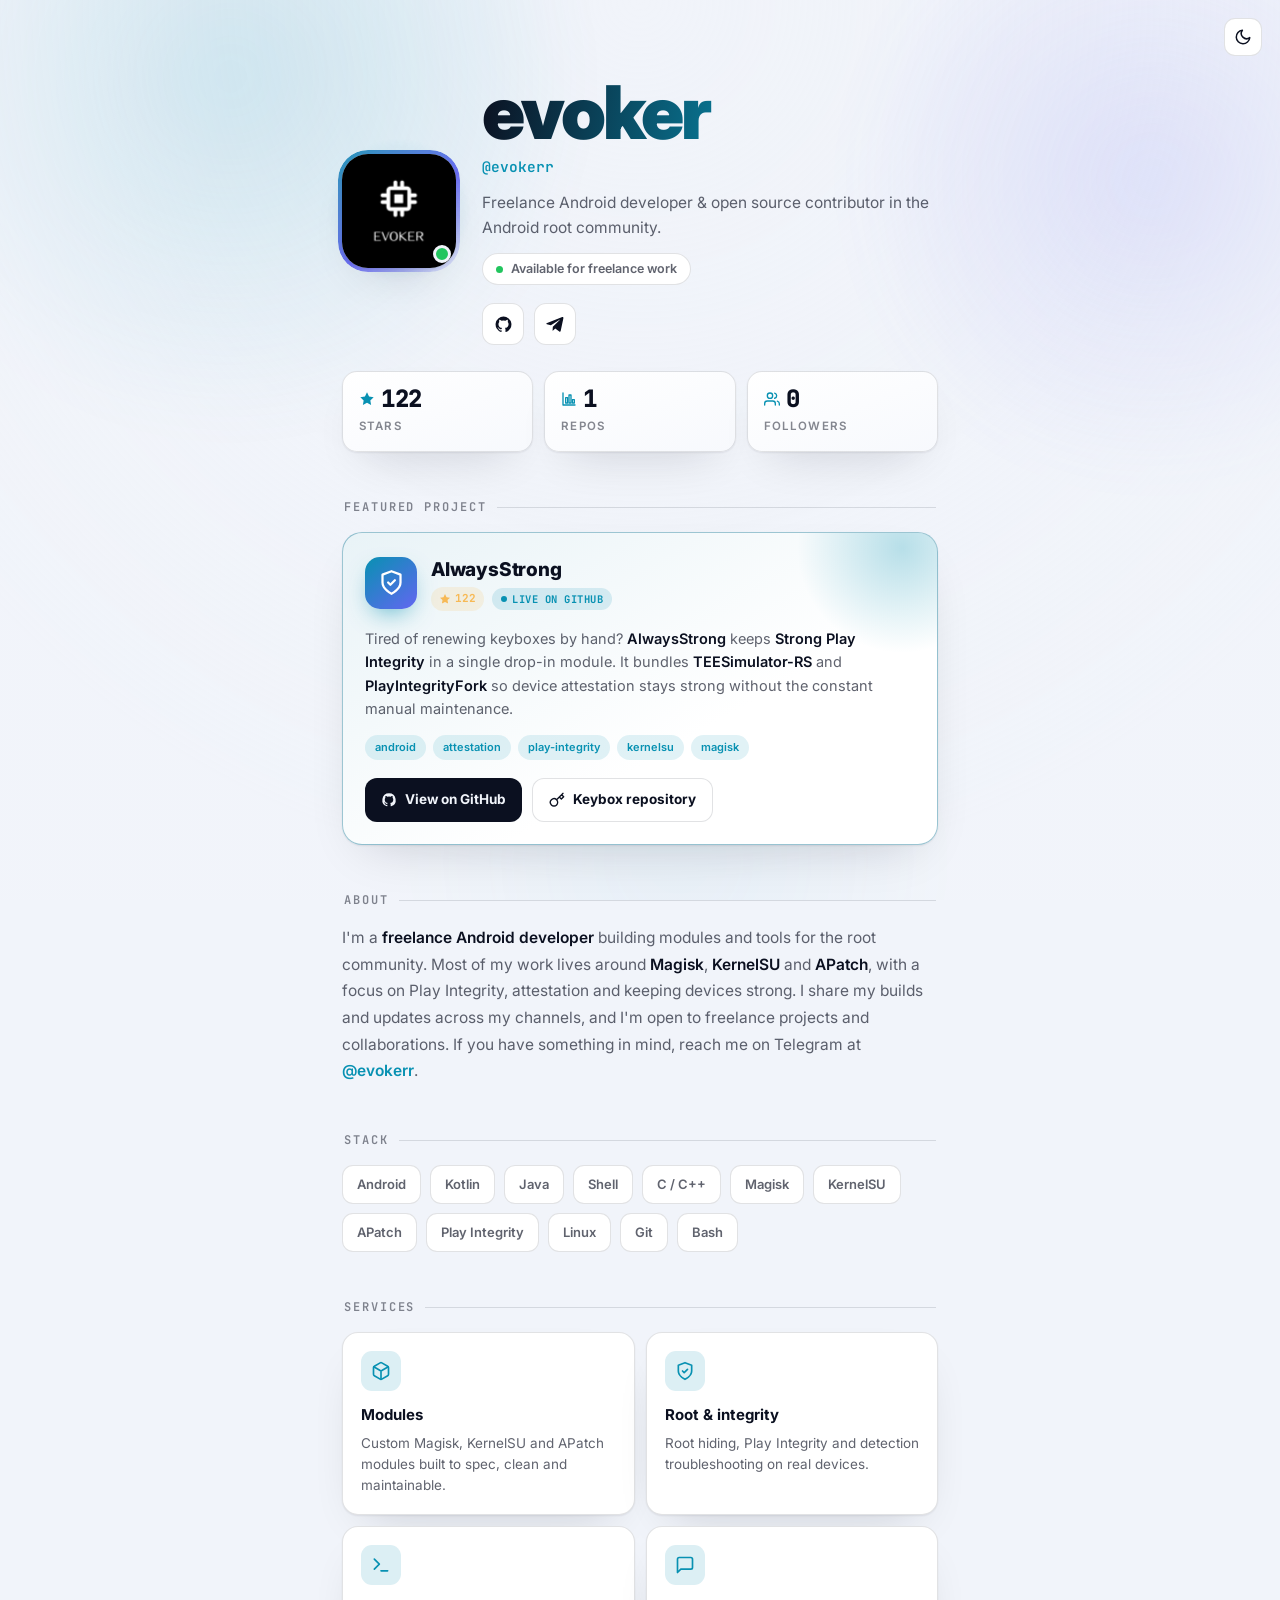
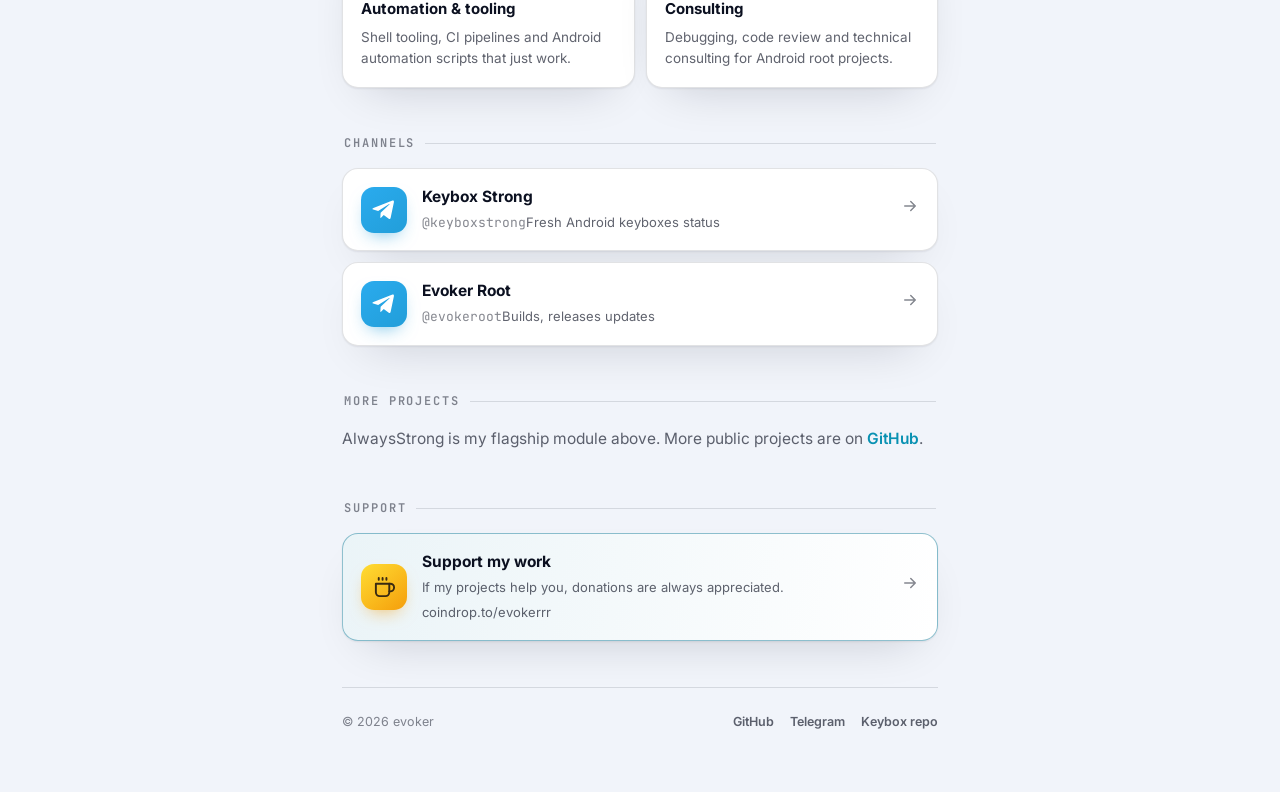
<file: index.html>
<!doctype html>
<html lang="en">
<head>
<meta charset="UTF-8" />
<meta name="viewport" content="width=device-width, initial-scale=1.0" />
<meta name="description" content="evoker · freelance Android developer & open source contributor in the Android root community. Modules, root & Play Integrity work, and my channels." />
<title>evoker</title>
<link rel="icon" type="image/jpeg" href="/assets/avatar.jpg" />
<link rel="apple-touch-icon" href="/assets/avatar.jpg" />
<meta property="og:title" content="evoker" />
<meta property="og:description" content="Freelance Android developer & open source contributor in the Android root community." />
<meta property="og:image" content="/assets/avatar.jpg" />
<meta name="theme-color" content="#f1f4fa" media="(prefers-color-scheme: light)" />
<meta name="theme-color" content="#02030a" media="(prefers-color-scheme: dark)" />
<link rel="preconnect" href="https://fonts.googleapis.com">
<link rel="preconnect" href="https://fonts.gstatic.com" crossorigin>
<link href="https://fonts.googleapis.com/css2?family=Inter:wght@400;500;600;700;800;900&family=JetBrains+Mono:wght@500;600&display=swap" rel="stylesheet">
<script>
  (function () {
    var t = localStorage.getItem('theme');
    if (t === 'dark' || (t !== 'light' && matchMedia('(prefers-color-scheme: dark)').matches))
      document.documentElement.classList.add('dark');
  })();
</script>
<style>
  :root{
    --bg:#f1f4fa; --fg:#0b1020; --fg-muted:#0b1020a6; --fg-subtle:#0b102080;
    --panel:#ffffff; --panel-2:#f7f9fd; --border:#0b10201f; --border-strong:#0b10202e;
    --accent:#0891b2; --accent2:#6366f1; --on-accent:#fff;
    --sans:'Inter',ui-sans-serif,system-ui,-apple-system,"Segoe UI",Roboto,sans-serif;
    --mono:'JetBrains Mono',ui-monospace,SFMono-Regular,Menlo,Consolas,monospace;
    --shadow:0 1px 2px #0b102014,0 20px 50px -24px #0b102033;
    --ease:cubic-bezier(.16,1,.3,1);
  }
  html.dark{
    --bg:#02030a; --fg:#f8fbff; --fg-muted:#f8fbffa6; --fg-subtle:#f8fbff73;
    --panel:#0e1119; --panel-2:#12151f; --border:#ffffff1a; --border-strong:#ffffff2e;
    --accent:#67e8f9; --accent2:#818cf8; --on-accent:#02030a;
    --shadow:0 1px 2px #0000006e,0 30px 70px -30px #000000e6;
  }
  *{box-sizing:border-box}
  html{scroll-behavior:smooth}
  body{margin:0;min-height:100dvh;background:var(--bg);color:var(--fg);font-family:var(--sans);
    font-size:15.5px;line-height:1.6;-webkit-font-smoothing:antialiased;overflow-x:hidden;position:relative}
  a{color:inherit;text-decoration:none}
  .tnum{font-family:var(--mono);font-feature-settings:"tnum" 1;font-variant-numeric:tabular-nums}

  /* ---- ambient aurora background (static, cheap) ---- */
  .aurora{position:fixed;inset:0;z-index:-2;overflow:hidden;pointer-events:none}
  .aurora i{position:absolute;border-radius:50%;filter:blur(28px);opacity:.4;transform:translateZ(0)}
  .aurora .a1{width:56vw;height:56vw;top:-22vw;left:-10vw;background:radial-gradient(closest-side,color-mix(in oklab,var(--accent) 50%,transparent),transparent)}
  .aurora .a2{width:48vw;height:48vw;top:-10vw;right:-14vw;background:radial-gradient(closest-side,color-mix(in oklab,var(--accent2) 50%,transparent),transparent)}
  .aurora .a3{width:42vw;height:42vw;bottom:-18vw;left:32vw;background:radial-gradient(closest-side,color-mix(in oklab,var(--accent) 36%,transparent),transparent);opacity:.26}
  html.dark .aurora i{opacity:.24}
  .grain{position:fixed;inset:0;z-index:-1;pointer-events:none;opacity:.55;
    background:radial-gradient(circle at 50% 0,transparent,var(--bg) 80%)}

  /* premium glass polish */
  html.dark .ch,html.dark .proj,html.dark .donate,html.dark .soc,html.dark .theme,
  html.dark .stat,html.dark .feat,html.dark .svc{box-shadow:var(--shadow),inset 0 1px 0 #ffffff12}
  .ch:hover,.proj:hover,.donate:hover{box-shadow:var(--shadow),0 16px 36px -18px color-mix(in oklab,var(--accent) 50%,transparent)}
  html.dark h1{filter:drop-shadow(0 3px 22px color-mix(in oklab,var(--accent) 26%,transparent))}

  /* micro-interactions */
  .ch,.proj,.donate,.soc,.theme,.stat,.feat-cta{transition:transform .24s var(--ease),box-shadow .2s,border-color .2s,background .2s}
  .ch:active,.proj:active,.donate:active,.soc:active,.theme:active,.feat-cta:active{transform:scale(.985)}
  .av-wrap{transition:transform .2s var(--ease)}

  /* available-for-work pill */
  .statuspill{display:inline-flex;align-items:center;gap:8px;margin-top:13px;font-size:12.5px;font-weight:600;
    color:var(--fg-muted);border:1px solid var(--border);background:var(--panel);padding:5px 13px;border-radius:999px}
  .statuspill .d{width:7px;height:7px;border-radius:50%;background:#22c55e;animation:pulse 2.2s infinite}
  @keyframes pulse{0%{box-shadow:0 0 0 0 #22c55e80}70%{box-shadow:0 0 0 7px transparent}100%{box-shadow:0 0 0 0 transparent}}

  /* ---- theme toggle ---- */
  .theme{position:fixed;top:18px;right:18px;z-index:10;width:38px;height:38px;border-radius:11px;
    border:1px solid var(--border);background:var(--panel);color:var(--fg);cursor:pointer;
    display:grid;place-items:center;transition:.15s}
  .theme:hover{border-color:var(--accent)} .theme svg{width:18px;height:18px}

  main{max-width:640px;margin:0 auto;padding:76px 22px 60px;position:relative;z-index:1}

  /* ---- hero ---- */
  .hero{display:flex;align-items:center;gap:26px}
  .av-wrap{position:relative;width:114px;height:114px;flex:none}
  /* elegant static gradient ring + soft glow (no continuous animation) */
  .av-ring{position:absolute;inset:-4px;border-radius:30px;padding:4px;opacity:.95;
    background:linear-gradient(140deg,var(--accent),var(--accent2) 55%,color-mix(in oklab,var(--accent2) 20%,transparent) 92%);
    -webkit-mask:linear-gradient(#000 0 0) content-box,linear-gradient(#000 0 0);-webkit-mask-composite:xor;mask-composite:exclude}
  .av-wrap::after{content:"";position:absolute;inset:-16px;border-radius:36px;z-index:-1;pointer-events:none;
    background:radial-gradient(closest-side,color-mix(in oklab,var(--accent) 42%,transparent),transparent);opacity:.55}
  .av{position:absolute;inset:0;border-radius:26px;overflow:hidden;box-shadow:var(--shadow)}
  .av img{width:100%;height:100%;object-fit:cover;display:block}
  .av-dot{position:absolute;right:5px;bottom:5px;width:18px;height:18px;border-radius:50%;
    background:#22c55e;border:3px solid var(--bg);z-index:2}
  .hero-text{flex:1;min-width:0}
  h1{margin:0;font-size:clamp(42px,12vw,74px);font-weight:900;letter-spacing:-.04em;line-height:.98;
    transform-origin:left center;
    background:linear-gradient(100deg,var(--fg),var(--accent) 68%,var(--accent2));
    -webkit-background-clip:text;background-clip:text;color:transparent}
  /* big on open, scales down smoothly as you scroll; runs on the compositor
     via the native scroll timeline, so there is no scroll listener and no jank */
  @supports (animation-timeline: scroll()){
    @media (prefers-reduced-motion:no-preference){
      h1{will-change:transform;animation:heroShrink linear both;
        animation-timeline:scroll(root);animation-range:0 44vh}
      @keyframes heroShrink{from{transform:none}to{transform:scale(.66)}}
    }
  }
  .handle{margin-top:6px;color:var(--accent);font-weight:600;font-size:14.5px;font-family:var(--mono)}
  .tag{margin:13px 0 0;color:var(--fg-muted);font-size:15.5px}
  .socials{display:flex;gap:10px;margin-top:18px}
  .soc{width:42px;height:42px;border-radius:12px;border:1px solid var(--border);background:var(--panel);
    display:grid;place-items:center;transition:.16s}
  .soc:hover{transform:translateY(-3px);border-color:var(--accent);color:var(--accent)}
  .soc svg{width:19px;height:19px}
  @media (max-width:520px){.hero{flex-direction:column;align-items:flex-start;gap:18px}.av-wrap{width:92px;height:92px}}

  /* ---- live stat row ---- */
  .stats{display:grid;grid-template-columns:repeat(3,1fr);gap:11px;margin-top:26px}
  .stat{padding:15px 16px;border-radius:15px;border:1px solid var(--border);
    background:linear-gradient(160deg,var(--panel),var(--panel-2));box-shadow:var(--shadow)}
  .stat-n{font-size:24px;font-weight:800;letter-spacing:-.02em;line-height:1;display:flex;align-items:center;gap:6px}
  .stat-n svg{width:16px;height:16px;color:var(--accent);flex:none}
  .stat-l{margin-top:6px;color:var(--fg-subtle);font-size:11.5px;font-weight:600;letter-spacing:.1em;text-transform:uppercase}

  /* ---- section label ---- */
  .label{margin:46px 2px 15px;font-family:var(--mono);font-size:12px;font-weight:600;letter-spacing:.16em;
    text-transform:uppercase;color:var(--fg-subtle);display:flex;align-items:center;gap:10px}
  .label::after{content:"";flex:1;height:1px;background:var(--border)}

  /* ---- featured spotlight (AlwaysStrong) ---- */
  .feat{position:relative;border-radius:20px;padding:22px;overflow:hidden;
    border:1px solid color-mix(in oklab,var(--accent) 34%,var(--border));
    background:linear-gradient(150deg,color-mix(in oklab,var(--accent) 11%,var(--panel)),var(--panel) 62%);
    box-shadow:var(--shadow)}
  .feat::before{content:"";position:absolute;width:210px;height:210px;top:-90px;right:-70px;border-radius:50%;
    background:radial-gradient(closest-side,color-mix(in oklab,var(--accent) 40%,transparent),transparent);opacity:.7;pointer-events:none}
  .feat-head{display:flex;align-items:center;gap:14px;position:relative}
  .feat-ic{width:52px;height:52px;border-radius:15px;flex:none;display:grid;place-items:center;
    background:linear-gradient(140deg,var(--accent),var(--accent2));color:var(--on-accent);
    box-shadow:0 10px 26px -10px color-mix(in oklab,var(--accent) 80%,transparent)}
  .feat-ic svg{width:27px;height:27px}
  .feat-title{font-size:19px;font-weight:800;letter-spacing:-.01em}
  .feat-sub{margin-top:2px;color:var(--fg-subtle);font-size:12.5px;font-family:var(--mono);display:flex;align-items:center;gap:8px;flex-wrap:wrap}
  .badge{display:inline-flex;align-items:center;gap:4px;font-size:11px;font-weight:700;color:#f7b955;
    background:color-mix(in oklab,#f7b955 15%,transparent);padding:3px 8px;border-radius:999px}
  .badge svg{width:12px;height:12px}
  .pill-live{display:inline-flex;align-items:center;gap:5px;font-size:10.5px;font-weight:700;letter-spacing:.05em;
    color:var(--accent);background:color-mix(in oklab,var(--accent) 14%,transparent);padding:3px 9px;border-radius:999px}
  .pill-live .d{width:6px;height:6px;border-radius:50%;background:var(--accent);animation:pulse 2.2s infinite}
  .feat-desc{margin:16px 0 0;color:var(--fg-muted);font-size:14.5px;line-height:1.62;position:relative}
  .feat-desc b{color:var(--fg);font-weight:600}
  .feat-tags{display:flex;gap:7px;flex-wrap:wrap;margin-top:14px;position:relative}
  .feat-tag{font-size:11px;font-weight:600;color:var(--accent);background:color-mix(in oklab,var(--accent) 12%,transparent);padding:4px 10px;border-radius:999px}
  .feat-actions{display:flex;gap:10px;margin-top:18px;position:relative;flex-wrap:wrap}
  .feat-cta{display:inline-flex;align-items:center;gap:8px;font-size:13.5px;font-weight:700;padding:10px 16px;border-radius:12px}
  .feat-cta.primary{background:var(--fg);color:var(--bg)}
  .feat-cta.primary:hover{transform:translateY(-2px);box-shadow:0 12px 26px -12px color-mix(in oklab,var(--accent) 70%,transparent)}
  .feat-cta.ghost{background:var(--panel);border:1px solid var(--border);color:var(--fg)}
  .feat-cta.ghost:hover{transform:translateY(-2px);border-color:var(--accent);color:var(--accent)}
  .feat-cta svg{width:16px;height:16px}

  /* ---- channels ---- */
  .ch{display:flex;align-items:center;gap:15px;padding:16px 18px;margin-bottom:11px;border-radius:16px;
    border:1px solid var(--border);background:var(--panel);box-shadow:var(--shadow);position:relative;overflow:hidden}
  .ch::before{content:"";position:absolute;inset:0;background:linear-gradient(100deg,transparent,color-mix(in oklab,var(--accent) 12%,transparent));opacity:0;transition:.18s}
  .ch:hover{transform:translateY(-2px);border-color:color-mix(in oklab,var(--accent) 55%,var(--border))}
  .ch:hover::before{opacity:1}
  .ch-ic{width:46px;height:46px;border-radius:13px;flex:none;display:grid;place-items:center;position:relative;
    background:linear-gradient(140deg,#2aabee,#229ED9);color:#fff;box-shadow:0 8px 18px -8px #229ed9aa}
  .ch-ic svg{width:24px;height:24px}
  .ch-main{flex:1;min-width:0;position:relative}
  .ch-name{font-weight:700;font-size:15.5px;display:block}
  .ch-user{color:var(--fg-subtle);font-size:13px;font-family:var(--mono)}
  .ch-desc{color:var(--fg-muted);font-size:13px;margin-top:2px}
  .ch-arrow{flex:none;color:var(--fg-subtle);transition:.18s;position:relative}
  .ch:hover .ch-arrow{color:var(--accent);transform:translateX(3px)}
  .ch-arrow svg{width:18px;height:18px}

  /* ---- about ---- */
  .about{margin:0;color:var(--fg-muted);font-size:15.5px;line-height:1.72}
  .about b{color:var(--fg);font-weight:600}
  .about a{color:var(--accent);font-weight:600}

  /* ---- projects ---- */
  .proj-grid{display:flex;flex-direction:column;gap:11px}
  .proj{display:block;padding:18px;border-radius:16px;border:1px solid var(--border);background:var(--panel);box-shadow:var(--shadow)}
  .proj:hover{transform:translateY(-2px);border-color:color-mix(in oklab,var(--accent) 55%,var(--border))}
  .proj-top{display:flex;align-items:center;gap:12px}
  .proj-ic{width:40px;height:40px;border-radius:11px;flex:none;display:grid;place-items:center;
    background:color-mix(in oklab,var(--accent) 14%,transparent);color:var(--accent)}
  .proj-ic svg{width:21px;height:21px}
  .proj-name{font-weight:700;font-size:15.5px}
  .proj-lang{color:var(--fg-subtle);font-size:12px;font-family:var(--mono);margin-top:1px;display:flex;align-items:center;gap:6px}
  .proj-lang .dot{width:8px;height:8px;border-radius:50%;background:var(--accent2)}
  .proj-star{margin-left:auto;flex:none;display:inline-flex;align-items:center;gap:5px;font-weight:700;color:#f7b955}
  .proj-star svg{width:15px;height:15px}
  .proj-desc{color:var(--fg-muted);font-size:14px;margin:12px 0 0}
  .proj-tags{display:flex;gap:7px;flex-wrap:wrap;margin-top:12px}
  .proj-tag{font-size:11px;font-weight:600;color:var(--accent);background:color-mix(in oklab,var(--accent) 12%,transparent);padding:3px 9px;border-radius:999px}

  /* ---- donate ---- */
  .donate{display:flex;align-items:center;gap:15px;padding:16px 18px;border-radius:16px;
    border:1px solid color-mix(in oklab,var(--accent) 40%,var(--border));
    background:linear-gradient(100deg,color-mix(in oklab,var(--accent) 10%,var(--panel)),var(--panel));box-shadow:var(--shadow)}
  .donate:hover{transform:translateY(-2px);border-color:var(--accent)}
  .donate-ic{width:46px;height:46px;border-radius:13px;flex:none;display:grid;place-items:center;
    background:linear-gradient(140deg,#ffdd33,#f59e0b);color:#3a2a12;box-shadow:0 8px 18px -8px #f59e0baa}
  .donate-ic svg{width:23px;height:23px}
  .donate-main{flex:1;min-width:0}
  .donate-title{font-weight:700;font-size:15.5px;display:block}
  .donate-sub{color:var(--fg-muted);font-size:13px}

  /* ---- stack chips ---- */
  .chips{display:flex;flex-wrap:wrap;gap:9px}
  .chip{font-size:13px;font-weight:600;color:var(--fg-muted);border:1px solid var(--border);
    background:var(--panel);padding:8px 14px;border-radius:11px;transition:transform .18s var(--ease),color .16s,border-color .16s}
  .chip:hover{color:var(--accent);border-color:color-mix(in oklab,var(--accent) 50%,var(--border));transform:translateY(-2px)}

  /* ---- services ---- */
  .svc-grid{display:grid;grid-template-columns:1fr 1fr;gap:11px}
  @media (max-width:520px){.svc-grid{grid-template-columns:1fr}}
  .svc{padding:18px;border-radius:16px;border:1px solid var(--border);background:var(--panel);box-shadow:var(--shadow);
    transition:transform .2s var(--ease),border-color .18s}
  .svc:hover{transform:translateY(-3px);border-color:color-mix(in oklab,var(--accent) 45%,var(--border))}
  .svc-ic{width:40px;height:40px;border-radius:11px;display:grid;place-items:center;margin-bottom:12px;
    background:color-mix(in oklab,var(--accent) 14%,transparent);color:var(--accent)}
  .svc-ic svg{width:20px;height:20px}
  .svc h3{margin:0;font-size:15px;font-weight:700}
  .svc p{margin:6px 0 0;color:var(--fg-muted);font-size:13.5px;line-height:1.55}

  /* ---- reveal on scroll ---- */
  .reveal{opacity:0;transform:translateY(22px)}
  .reveal.show{opacity:1;transform:none;transition:opacity .6s ease,transform .7s var(--ease)}

  footer{margin-top:46px;padding-top:24px;border-top:1px solid var(--border);
    display:flex;align-items:center;justify-content:space-between;gap:14px;flex-wrap:wrap;
    color:var(--fg-subtle);font-size:12.5px}
  footer a{color:var(--fg-muted);font-weight:600}
  footer a:hover{color:var(--accent)}
  .foot-links{display:flex;gap:16px;flex-wrap:wrap}

  /* ---- entrance ---- */
  .rise{opacity:0;animation:rise .8s var(--ease) forwards}
  @keyframes rise{from{opacity:0;transform:translateY(18px)}to{opacity:1;transform:none}}
  @media (prefers-reduced-motion:reduce){
    *{animation:none!important;transition:none!important;scroll-behavior:auto}
    .rise,.reveal{opacity:1;transform:none}
  }
  /* perf: no backdrop-filter anywhere (costly repaints on scroll); panels are solid */
  .ch,.proj,.donate,.soc,.theme,.statuspill,.stat,.feat,.svc,.chip{backdrop-filter:none!important;-webkit-backdrop-filter:none!important}
</style>
</head>
<body>
<div class="aurora"><i class="a1"></i><i class="a2"></i><i class="a3"></i></div>
<div class="grain"></div>

<button class="theme" id="theme" aria-label="Toggle theme"></button>

<main>
  <section class="hero rise" style="animation-delay:.05s">
    <div class="av-wrap">
      <div class="av-ring"></div>
      <div class="av"><img src="/assets/avatar.jpg" alt="evoker" width="114" height="114"></div>
      <span class="av-dot" title="online"></span>
    </div>
    <div class="hero-text">
      <h1>evoker</h1>
      <div class="handle">@evokerr</div>
      <p class="tag">Freelance Android developer &amp; open source contributor in the Android root community.</p>
      <div class="statuspill"><span class="d"></span> Available for freelance work</div>
      <div class="socials">
      <a class="soc" href="https://github.com/evoker0" target="_blank" rel="noopener" aria-label="GitHub" title="GitHub">
        <svg viewBox="0 0 24 24" fill="currentColor"><path d="M12 2a10 10 0 0 0-3.16 19.49c.5.09.68-.22.68-.48v-1.7c-2.78.6-3.37-1.34-3.37-1.34-.45-1.16-1.1-1.47-1.1-1.47-.9-.62.07-.6.07-.6 1 .07 1.53 1.03 1.53 1.03.89 1.52 2.34 1.08 2.91.83.09-.65.35-1.09.63-1.34-2.22-.25-4.55-1.11-4.55-4.94 0-1.09.39-1.98 1.03-2.68-.1-.25-.45-1.27.1-2.65 0 0 .84-.27 2.75 1.02a9.5 9.5 0 0 1 5 0c1.91-1.29 2.75-1.02 2.75-1.02.55 1.38.2 2.4.1 2.65.64.7 1.03 1.59 1.03 2.68 0 3.84-2.34 4.68-4.57 4.93.36.31.68.92.68 1.85v2.74c0 .27.18.58.69.48A10 10 0 0 0 12 2z"/></svg></a>
      <a class="soc" href="https://t.me/evokerr" target="_blank" rel="noopener" aria-label="Telegram" title="Telegram">
        <svg viewBox="0 0 24 24" fill="currentColor"><path d="M21.9 4.3l-3.3 15.6c-.25 1.1-.9 1.37-1.83.85l-5.05-3.72-2.44 2.35c-.27.27-.5.5-1 .5l.36-5.14L17.4 6.4c.4-.36-.09-.56-.62-.2L6.15 13.1 1.2 11.55c-1.08-.34-1.1-1.08.23-1.6L20.5 2.5c.9-.33 1.68.2 1.4 1.8z"/></svg></a>
      </div>
    </div>
  </section>

  <section class="stats rise" style="animation-delay:.18s" id="stats" aria-label="GitHub stats">
    <div class="stat">
      <div class="stat-n"><svg viewBox="0 0 24 24" fill="currentColor"><path d="M12 2l3.09 6.26L22 9.27l-5 4.87 1.18 6.88L12 17.77l-6.18 3.25L7 14.14 2 9.27l6.91-1.01L12 2z"/></svg><span class="tnum" id="s-stars">&middot;&middot;</span></div>
      <div class="stat-l">Stars</div>
    </div>
    <div class="stat">
      <div class="stat-n"><svg viewBox="0 0 24 24" fill="none" stroke="currentColor" stroke-width="2" stroke-linecap="round" stroke-linejoin="round"><path d="M3 3v18h18"/><rect x="7" y="10" width="3" height="8"/><rect x="12" y="6" width="3" height="12"/><rect x="17" y="13" width="3" height="5"/></svg><span class="tnum" id="s-repos">&middot;&middot;</span></div>
      <div class="stat-l">Repos</div>
    </div>
    <div class="stat">
      <div class="stat-n"><svg viewBox="0 0 24 24" fill="none" stroke="currentColor" stroke-width="2" stroke-linecap="round" stroke-linejoin="round"><path d="M17 21v-2a4 4 0 0 0-4-4H5a4 4 0 0 0-4 4v2"/><circle cx="9" cy="7" r="4"/><path d="M23 21v-2a4 4 0 0 0-3-3.87M16 3.13a4 4 0 0 1 0 7.75"/></svg><span class="tnum" id="s-followers">&middot;&middot;</span></div>
      <div class="stat-l">Followers</div>
    </div>
  </section>

  <div class="label rise" style="animation-delay:.3s">Featured project</div>
  <section class="feat rise" style="animation-delay:.36s" id="featured">
    <div class="feat-head">
      <span class="feat-ic"><svg viewBox="0 0 24 24" fill="none" stroke="currentColor" stroke-width="2" stroke-linecap="round" stroke-linejoin="round"><path d="M12 22s8-4 8-10V5l-8-3-8 3v7c0 6 8 10 8 10z"/><path d="m9 12 2 2 4-4"/></svg></span>
      <div style="min-width:0">
        <div class="feat-title">AlwaysStrong</div>
        <div class="feat-sub">
          <span class="badge"><svg viewBox="0 0 24 24" fill="currentColor"><path d="M12 2l3.09 6.26L22 9.27l-5 4.87 1.18 6.88L12 17.77l-6.18 3.25L7 14.14 2 9.27l6.91-1.01L12 2z"/></svg><span class="tnum" id="feat-stars">122</span></span>
          <span class="pill-live"><span class="d"></span> LIVE ON GITHUB</span>
        </div>
      </div>
    </div>
    <p class="feat-desc">Tired of renewing keyboxes by hand? <b>AlwaysStrong</b> keeps <b>Strong Play Integrity</b> in a single drop-in module. It bundles <b>TEESimulator-RS</b> and <b>PlayIntegrityFork</b> so device attestation stays strong without the constant manual maintenance.</p>
    <div class="feat-tags">
      <span class="feat-tag">android</span><span class="feat-tag">attestation</span>
      <span class="feat-tag">play-integrity</span><span class="feat-tag">kernelsu</span><span class="feat-tag">magisk</span>
    </div>
    <div class="feat-actions">
      <a class="feat-cta primary" href="https://github.com/evoker0/AlwaysStrong" target="_blank" rel="noopener">
        <svg viewBox="0 0 24 24" fill="currentColor"><path d="M12 2a10 10 0 0 0-3.16 19.49c.5.09.68-.22.68-.48v-1.7c-2.78.6-3.37-1.34-3.37-1.34-.45-1.16-1.1-1.47-1.1-1.47-.9-.62.07-.6.07-.6 1 .07 1.53 1.03 1.53 1.03.89 1.52 2.34 1.08 2.91.83.09-.65.35-1.09.63-1.34-2.22-.25-4.55-1.11-4.55-4.94 0-1.09.39-1.98 1.03-2.68-.1-.25-.45-1.27.1-2.65 0 0 .84-.27 2.75 1.02a9.5 9.5 0 0 1 5 0c1.91-1.29 2.75-1.02 2.75-1.02.55 1.38.2 2.4.1 2.65.64.7 1.03 1.59 1.03 2.68 0 3.84-2.34 4.68-4.57 4.93.36.31.68.92.68 1.85v2.74c0 .27.18.58.69.48A10 10 0 0 0 12 2z"/></svg>
        View on GitHub</a>
      <a class="feat-cta ghost" href="/keys" target="_blank" rel="noopener">
        <svg viewBox="0 0 24 24" fill="none" stroke="currentColor" stroke-width="2" stroke-linecap="round" stroke-linejoin="round"><path d="M21 2l-2 2m-7.61 7.61a5.5 5.5 0 1 1-7.778 7.778 5.5 5.5 0 0 1 7.777-7.777zm0 0L15.5 7.5m0 0l3 3L22 7l-3-3m-3.5 3.5L19 4"/></svg>
        Keybox repository</a>
    </div>
  </section>

  <div class="label reveal">About</div>
  <p class="about reveal">I'm a <b>freelance Android developer</b> building modules and tools for the root community. Most of my work lives around <b>Magisk</b>, <b>KernelSU</b> and <b>APatch</b>, with a focus on Play Integrity, attestation and keeping devices strong. I share my builds and updates across my channels, and I'm open to freelance projects and collaborations. If you have something in mind, reach me on Telegram at <a href="https://t.me/evokerr" target="_blank" rel="noopener">@evokerr</a>.</p>

  <div class="label reveal">Stack</div>
  <div class="chips reveal">
    <span class="chip">Android</span><span class="chip">Kotlin</span><span class="chip">Java</span>
    <span class="chip">Shell</span><span class="chip">C / C++</span><span class="chip">Magisk</span>
    <span class="chip">KernelSU</span><span class="chip">APatch</span><span class="chip">Play Integrity</span>
    <span class="chip">Linux</span><span class="chip">Git</span><span class="chip">Bash</span>
  </div>

  <div class="label reveal">Services</div>
  <div class="svc-grid reveal">
    <div class="svc">
      <div class="svc-ic"><svg viewBox="0 0 24 24" fill="none" stroke="currentColor" stroke-width="2" stroke-linecap="round" stroke-linejoin="round"><path d="M21 16V8a2 2 0 0 0-1-1.73l-7-4a2 2 0 0 0-2 0l-7 4A2 2 0 0 0 3 8v8a2 2 0 0 0 1 1.73l7 4a2 2 0 0 0 2 0l7-4A2 2 0 0 0 21 16z"/><path d="M3.3 7 12 12l8.7-5M12 22V12"/></svg></div>
      <h3>Modules</h3><p>Custom Magisk, KernelSU and APatch modules built to spec, clean and maintainable.</p>
    </div>
    <div class="svc">
      <div class="svc-ic"><svg viewBox="0 0 24 24" fill="none" stroke="currentColor" stroke-width="2" stroke-linecap="round" stroke-linejoin="round"><path d="M12 22s8-4 8-10V5l-8-3-8 3v7c0 6 8 10 8 10z"/><path d="m9 12 2 2 4-4"/></svg></div>
      <h3>Root &amp; integrity</h3><p>Root hiding, Play Integrity and detection troubleshooting on real devices.</p>
    </div>
    <div class="svc">
      <div class="svc-ic"><svg viewBox="0 0 24 24" fill="none" stroke="currentColor" stroke-width="2" stroke-linecap="round" stroke-linejoin="round"><path d="m4 17 6-6-6-6M12 19h8"/></svg></div>
      <h3>Automation &amp; tooling</h3><p>Shell tooling, CI pipelines and Android automation scripts that just work.</p>
    </div>
    <div class="svc">
      <div class="svc-ic"><svg viewBox="0 0 24 24" fill="none" stroke="currentColor" stroke-width="2" stroke-linecap="round" stroke-linejoin="round"><path d="M21 15a2 2 0 0 1-2 2H7l-4 4V5a2 2 0 0 1 2-2h14a2 2 0 0 1 2 2z"/></svg></div>
      <h3>Consulting</h3><p>Debugging, code review and technical consulting for Android root projects.</p>
    </div>
  </div>

  <div class="label reveal">Channels</div>
  <div id="channels" class="reveal"></div>

  <div class="label reveal">More projects</div>
  <div id="projects" class="proj-grid reveal"><p class="about">Loading…</p></div>

  <div class="label reveal">Support</div>
  <a class="donate reveal" href="https://coindrop.to/evokerrr" target="_blank" rel="noopener">
    <span class="donate-ic"><svg viewBox="0 0 24 24" fill="none" stroke="currentColor" stroke-width="2" stroke-linecap="round" stroke-linejoin="round"><path d="M17 8h1a4 4 0 0 1 0 8h-1"/><path d="M3 8h14v9a4 4 0 0 1-4 4H7a4 4 0 0 1-4-4V8z"/><path d="M6 2v2M10 2v2M14 2v2"/></svg></span>
    <span class="donate-main"><span class="donate-title">Support my work</span>
      <span class="donate-sub">If my projects help you, donations are always appreciated. coindrop.to/evokerrr</span></span>
    <span class="ch-arrow"><svg viewBox="0 0 24 24" fill="none" stroke="currentColor" stroke-width="2" stroke-linecap="round" stroke-linejoin="round"><path d="M5 12h14M13 6l6 6-6 6"/></svg></span>
  </a>

  <footer class="reveal">
    <span>© <span id="year">2026</span> evoker</span>
    <span class="foot-links">
      <a href="https://github.com/evoker0" target="_blank" rel="noopener">GitHub</a>
      <a href="https://t.me/evokerr" target="_blank" rel="noopener">Telegram</a>
      <a href="/keys" target="_blank" rel="noopener">Keybox repo</a>
    </span>
  </footer>
</main>

<script>
/* ============================================================
   EDIT YOUR CHANNELS HERE. Add or remove lines freely.
   { name: shown title, user: telegram @username (no @), desc: short line }
   ============================================================ */
const CHANNELS = [
  { name: "Keybox Strong", user: "keyboxstrong", desc: "Fresh Android keyboxes & status" },
  { name: "Evoker Root",   user: "evokeroot",    desc: "Builds, releases & updates" },
  // { name: "Your channel", user: "username", desc: "short description" },
];

const $=s=>document.querySelector(s);
$('#year').textContent=new Date().getFullYear();


/* subtle hero parallax on the avatar (desktop, motion-ok, cheap transform) */
(function(){
  const reduce=matchMedia('(prefers-reduced-motion:reduce)').matches;
  if(reduce || !matchMedia('(hover:hover)').matches) return;
  const av=document.querySelector('.av-wrap');
  if(!av) return;
  let mx=innerWidth/2,my=innerHeight*0.28,raf=0;
  addEventListener('pointermove',e=>{
    mx=e.clientX; my=e.clientY;
    if(!raf) raf=requestAnimationFrame(()=>{
      raf=0;
      const x=mx/innerWidth-0.5,y=my/innerHeight-0.5;
      av.style.transform=`translate(${x*9}px,${y*7}px)`;
    });
  },{passive:true});
})();

/* theme toggle */
const SUN='<svg viewBox="0 0 24 24" fill="none" stroke="currentColor" stroke-width="2" stroke-linecap="round"><circle cx="12" cy="12" r="4"/><path d="M12 2v2M12 20v2M4.9 4.9l1.4 1.4M17.7 17.7l1.4 1.4M2 12h2M20 12h2M4.9 19.1l1.4-1.4M17.7 6.3l1.4-1.4"/></svg>';
const MOON='<svg viewBox="0 0 24 24" fill="none" stroke="currentColor" stroke-width="2" stroke-linecap="round" stroke-linejoin="round"><path d="M21 12.8A9 9 0 1 1 11.2 3a7 7 0 0 0 9.8 9.8z"/></svg>';
const tb=$('#theme'); const paint=()=>tb.innerHTML=document.documentElement.classList.contains('dark')?SUN:MOON; paint();
tb.addEventListener('click',()=>{const d=document.documentElement.classList.toggle('dark');localStorage.setItem('theme',d?'dark':'light');paint();});

/* render channels */
const TG='<svg viewBox="0 0 24 24" fill="currentColor"><path d="M21.9 4.3l-3.3 15.6c-.25 1.1-.9 1.37-1.83.85l-5.05-3.72-2.44 2.35c-.27.27-.5.5-1 .5l.36-5.14L17.4 6.4c.4-.36-.09-.56-.62-.2L6.15 13.1 1.2 11.55c-1.08-.34-1.1-1.08.23-1.6L20.5 2.5c.9-.33 1.68.2 1.4 1.8z"/></svg>';
const ARR='<svg viewBox="0 0 24 24" fill="none" stroke="currentColor" stroke-width="2" stroke-linecap="round" stroke-linejoin="round"><path d="M5 12h14M13 6l6 6-6 6"/></svg>';
const esc=s=>(s||'').replace(/[<>&]/g,'');
const box=$('#channels');
CHANNELS.forEach((c)=>{
  const a=document.createElement('a');
  a.className='ch'; a.href=`https://t.me/${c.user}`; a.target='_blank'; a.rel='noopener';
  a.innerHTML=`<span class="ch-ic">${TG}</span>
    <span class="ch-main"><span class="ch-name">${esc(c.name)}</span>
      <span class="ch-user">@${esc(c.user)}</span>${c.desc?`<span class="ch-desc">${esc(c.desc)}</span>`:''}</span>
    <span class="ch-arrow">${ARR}</span>`;
  box.appendChild(a);
});

/* count-up helper (cheap, one rAF chain, respects reduced-motion) */
const reduceMo=matchMedia('(prefers-reduced-motion:reduce)').matches;
function countTo(el,val){
  if(!el) return;
  const n=Number(val)||0;
  if(reduceMo||n<=0){el.textContent=n.toLocaleString();return;}
  const dur=700, t0=performance.now();
  (function step(t){
    const p=Math.min(1,(t-t0)/dur), e=1-Math.pow(1-p,3);
    el.textContent=Math.round(n*e).toLocaleString();
    if(p<1) requestAnimationFrame(step);
  })(t0);
}

/* projects + live stats: my GitHub repos with 10+ stars */
const GH='<svg viewBox="0 0 24 24" fill="currentColor"><path d="M12 2a10 10 0 0 0-3.16 19.49c.5.09.68-.22.68-.48v-1.7c-2.78.6-3.37-1.34-3.37-1.34-.45-1.16-1.1-1.47-1.1-1.47-.9-.62.07-.6.07-.6 1 .07 1.53 1.03 1.53 1.03.89 1.52 2.34 1.08 2.91.83.09-.65.35-1.09.63-1.34-2.22-.25-4.55-1.11-4.55-4.94 0-1.09.39-1.98 1.03-2.68-.1-.25-.45-1.27.1-2.65 0 0 .84-.27 2.75 1.02a9.5 9.5 0 0 1 5 0c1.91-1.29 2.75-1.02 2.75-1.02.55 1.38.2 2.4.1 2.65.64.7 1.03 1.59 1.03 2.68 0 3.84-2.34 4.68-4.57 4.93.36.31.68.92.68 1.85v2.74c0 .27.18.58.69.48A10 10 0 0 0 12 2z"/></svg>';
const STAR='<svg viewBox="0 0 24 24" fill="currentColor"><path d="M12 2l3.09 6.26L22 9.27l-5 4.87 1.18 6.88L12 17.77l-6.18 3.25L7 14.14 2 9.27l6.91-1.01L12 2z"/></svg>';
function projCard(r){
  const tags=(r.topics||[]).slice(0,5).map(t=>`<span class="proj-tag">${esc(t)}</span>`).join('');
  return `<a class="proj" href="${r.html_url}" target="_blank" rel="noopener">
    <div class="proj-top"><span class="proj-ic">${GH}</span>
      <div><div class="proj-name">${esc(r.name)}</div>
      <div class="proj-lang">${r.language?`<span class="dot"></span>${esc(r.language)}`:''}</div></div>
      <span class="proj-star">${STAR}<span class="tnum">${(r.stargazers_count||0).toLocaleString()}</span></span></div>
    ${r.description?`<p class="proj-desc">${esc(r.description)}</p>`:''}
    ${tags?`<div class="proj-tags">${tags}</div>`:''}</a>`;
}
async function load(){
  const pbox=$('#projects');
  const fb=[{name:'AlwaysStrong',html_url:'https://github.com/evoker0/AlwaysStrong',language:'Shell',stargazers_count:122,
    description:'Always Strong: Strong Play Integrity in one drop-in module. TEESimulator-RS + PlayIntegrityFork bundled.',
    topics:['android','attestation','kernelsu','magisk']}];
  let repos=null, user=null;
  try{
    const [ru,uu]=await Promise.all([
      fetch('https://api.github.com/users/evoker0/repos?per_page=100&type=owner'),
      fetch('https://api.github.com/users/evoker0')
    ]);
    if(ru.ok) repos=await ru.json();
    if(uu.ok) user=await uu.json();
  }catch(e){}

  // stats
  if(repos){
    const totalStars=repos.reduce((s,r)=>s+(r.stargazers_count||0),0);
    countTo($('#s-stars'),totalStars);
    countTo($('#s-repos'),(user&&user.public_repos)||repos.length);
    const as=repos.find(r=>r.name==='AlwaysStrong');
    if(as) $('#feat-stars').textContent=(as.stargazers_count||122).toLocaleString();
  }else{
    countTo($('#s-stars'),122); countTo($('#s-repos'),1);
  }
  if(user) countTo($('#s-followers'),user.followers||0);
  else countTo($('#s-followers'),0);

  // more projects (10+ stars, excluding the featured one)
  let list=fb;
  if(repos){
    const f=repos.filter(r=>!r.fork && r.stargazers_count>=10).sort((a,b)=>b.stargazers_count-a.stargazers_count);
    if(f.length) list=f;
  }
  const rest=list.filter(r=>r.name!=='AlwaysStrong');
  pbox.innerHTML = rest.length ? rest.map(projCard).join('')
    : `<p class="about">AlwaysStrong is my flagship module above. More public projects are on <a href="https://github.com/evoker0" target="_blank" rel="noopener">GitHub</a>.</p>`;
}
load();

/* reveal-on-scroll for lower sections (cheap, native) */
(function(){
  const els=document.querySelectorAll('.reveal');
  if(matchMedia('(prefers-reduced-motion:reduce)').matches){els.forEach(e=>e.classList.add('show'));return;}
  const io=new IntersectionObserver(es=>es.forEach(x=>{
    if(x.isIntersecting){x.target.classList.add('show');io.unobserve(x.target);}
  }),{threshold:.12,rootMargin:'0px 0px -40px 0px'});
  els.forEach(e=>io.observe(e));
})();
</script>
<script type="module" src="https://static.cloudflareinsights.com/beacon.min.js/v4513226cdae34746b4dedf0b4dfa099e1781791509496" integrity="sha512-ZE9pZaUXND66v380QUtch/5sE9tPFh2zg45pR2PB0CVkCtOREv2AJKkSidISWkysEuQ0EH8faUU5du78bx87UQ==" data-cf-beacon='{"version":"2024.11.0","token":"d23e96a30f9449beb877926092e9aa18","r":1}' crossorigin="anonymous"></script>
</body>
</html>
</file>
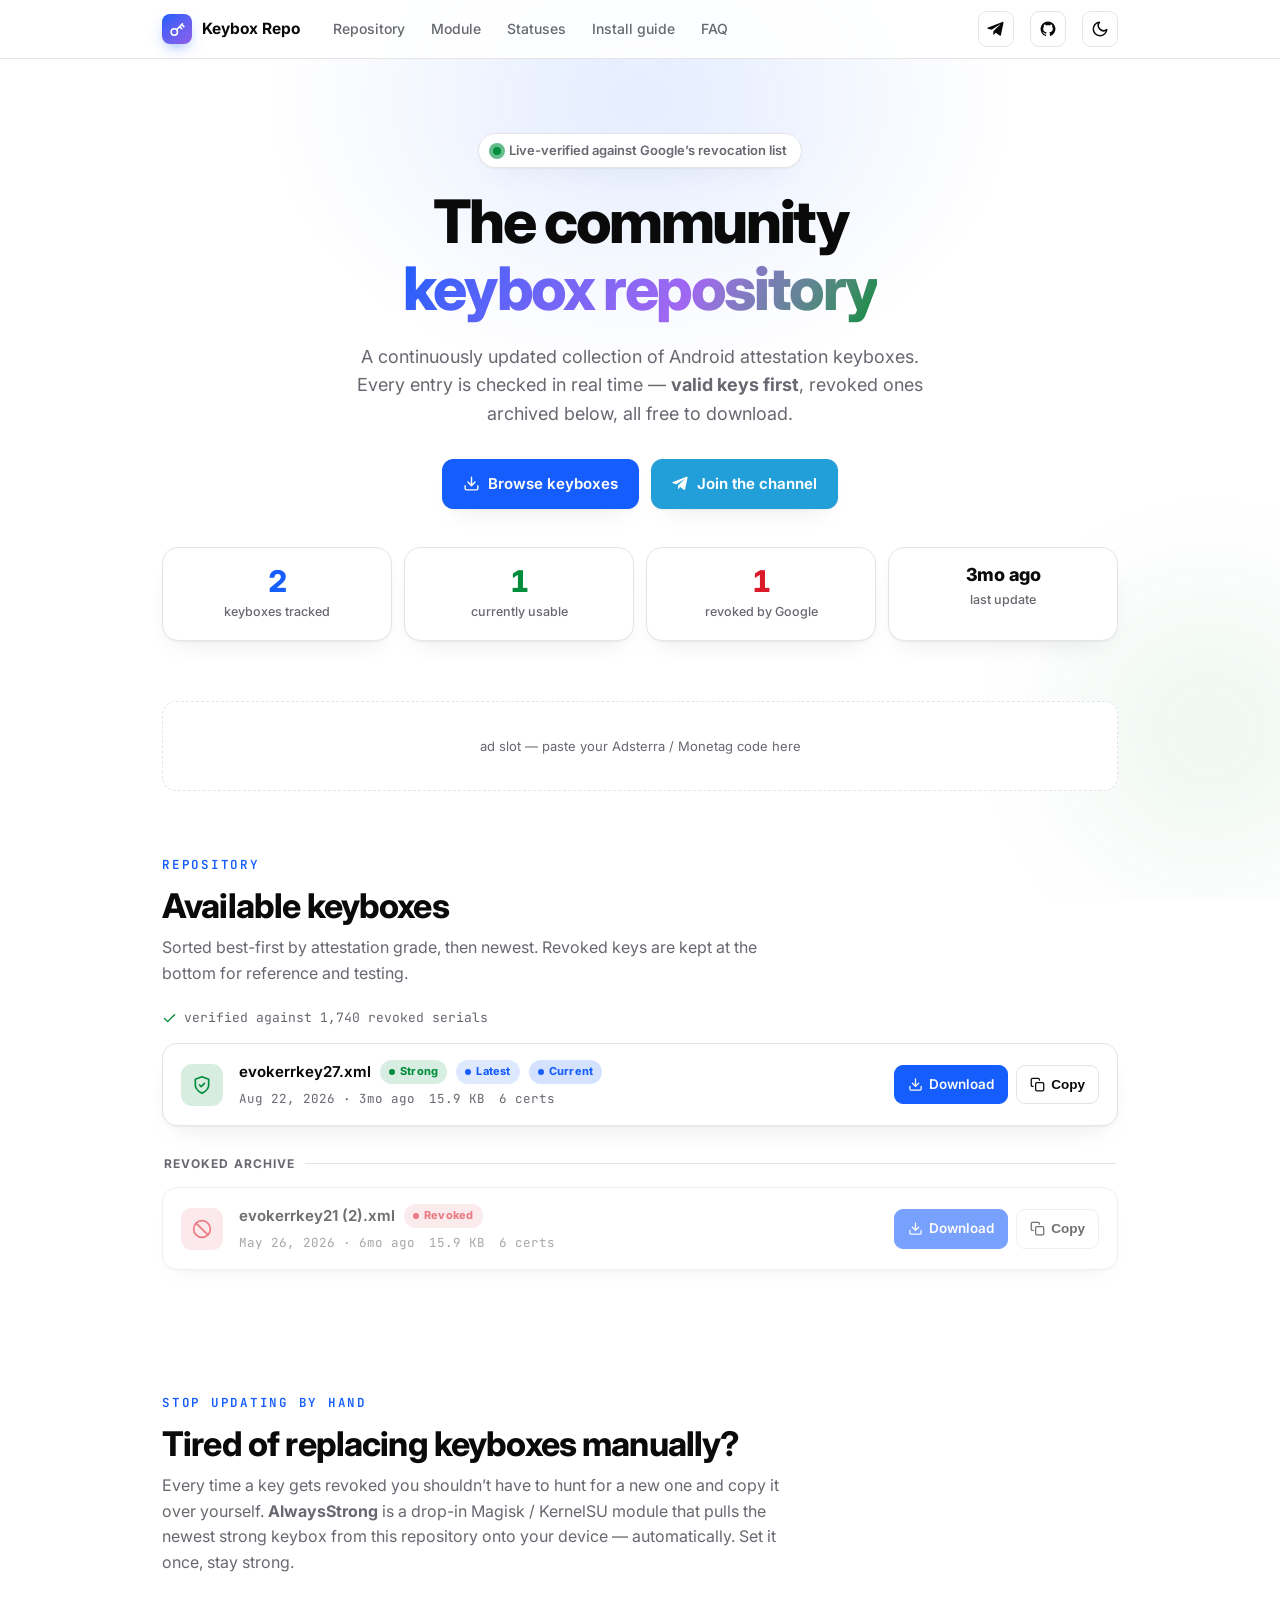
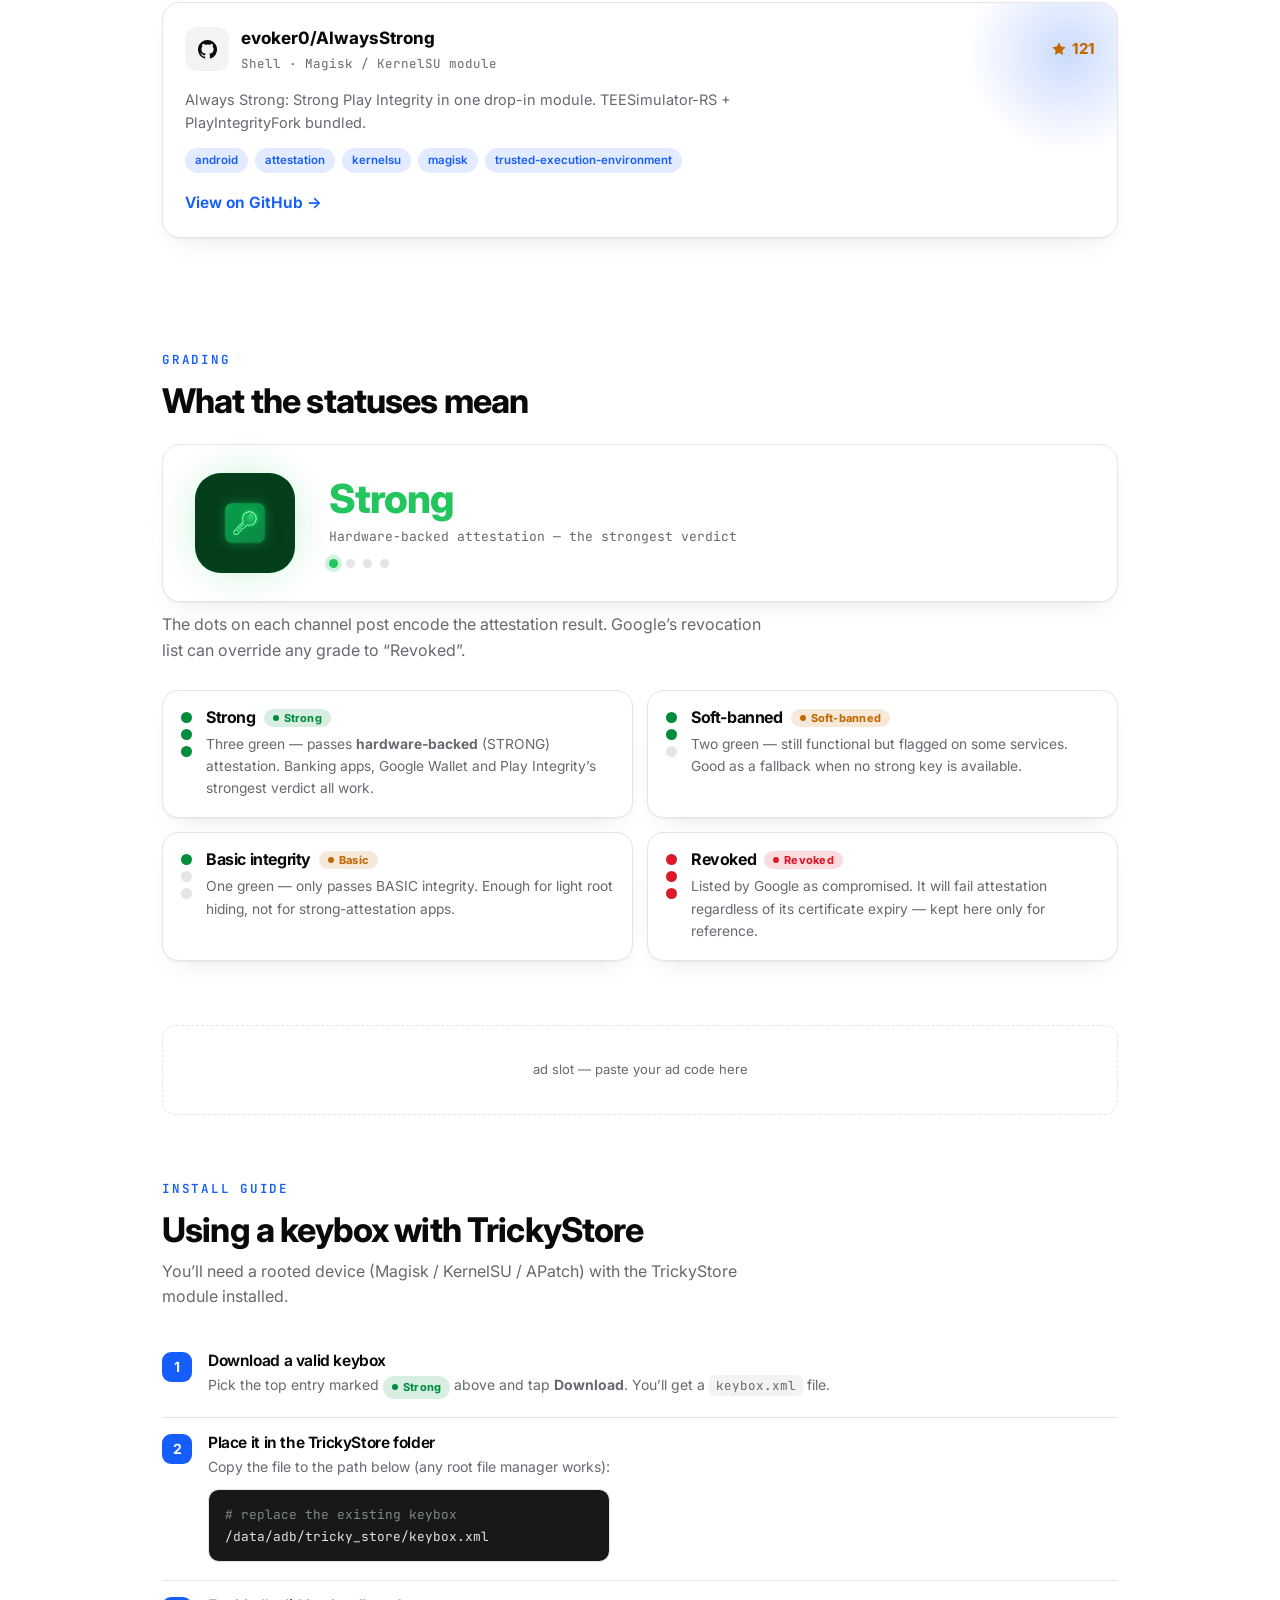
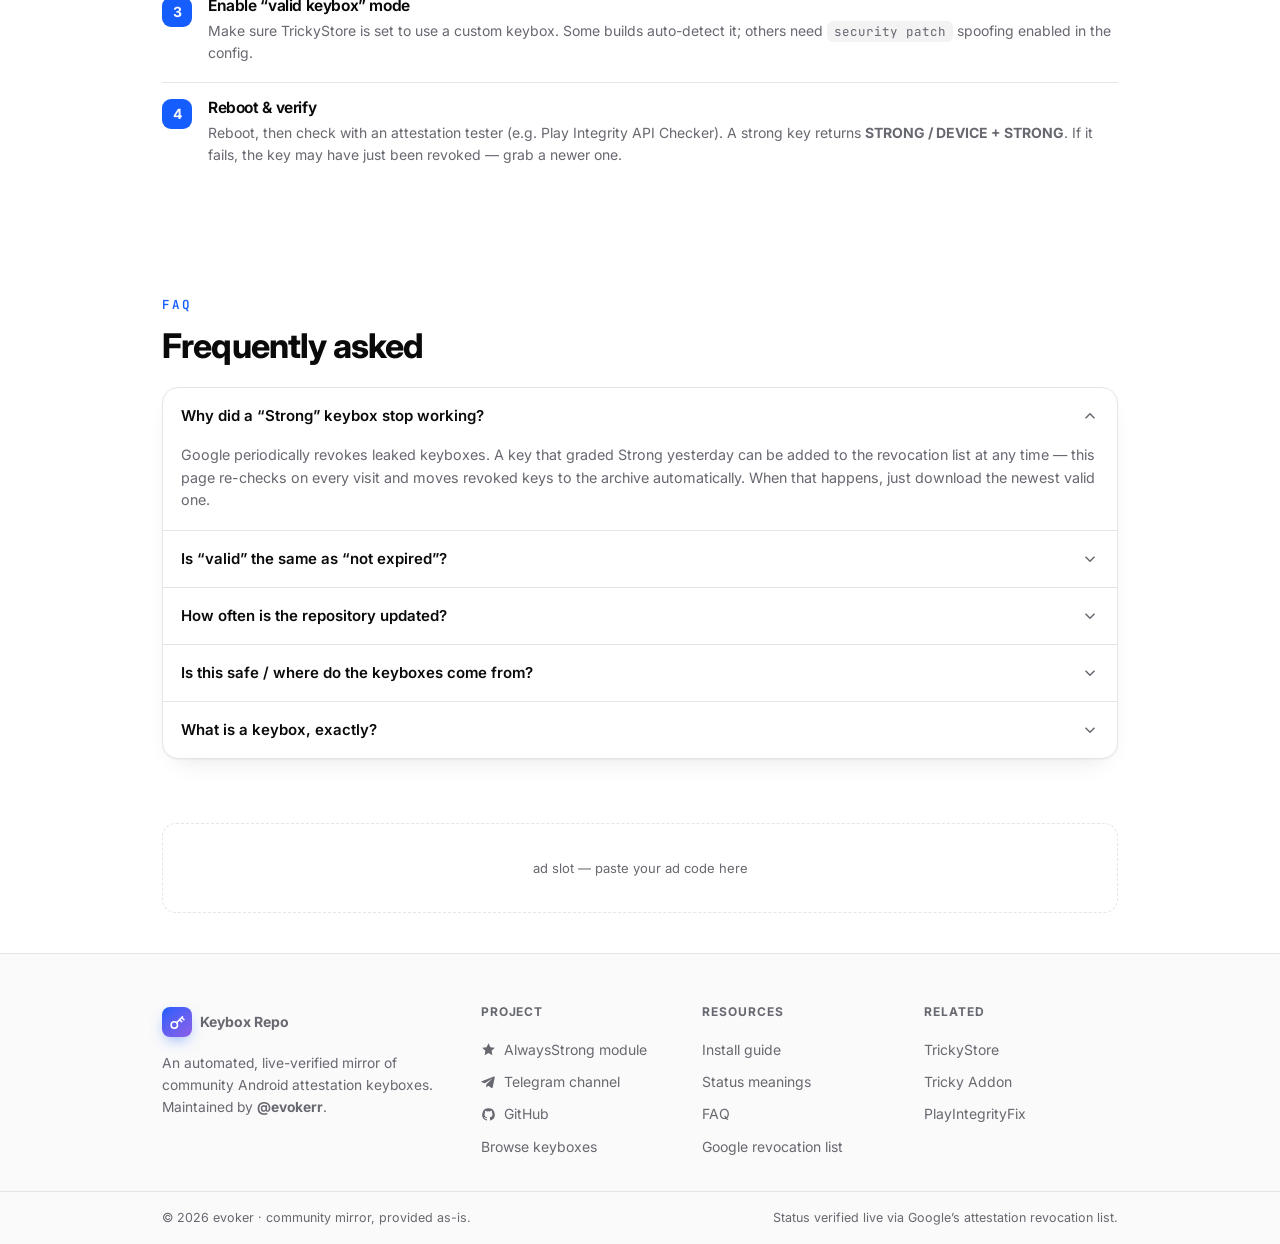
<file: keys/index.html>
<!doctype html>
<html lang="en">
<head>
<meta charset="UTF-8" />
<meta name="viewport" content="width=device-width, initial-scale=1.0" />
<meta name="description" content="Community keybox repository for Android attestation — every keybox verified live against Google's revocation list. Download strong, valid keyboxes for TrickyStore / Tricky Store." />
<title>Keybox Repository · live-verified Android keyboxes</title>
<link rel="icon" type="image/webp" href="/assets/emblem.webp" />
<link rel="apple-touch-icon" href="/assets/emblem.webp" />
<meta property="og:type" content="website" />
<meta property="og:title" content="Keybox Repository · live-verified Android keyboxes" />
<meta property="og:description" content="Every keybox checked live against Google's revocation list. Valid keys first, revoked ones archived — all free to download." />
<meta property="og:image" content="/assets/hero.png" />
<meta name="twitter:card" content="summary_large_image" />
<link rel="preconnect" href="https://fonts.googleapis.com">
<link rel="preconnect" href="https://fonts.gstatic.com" crossorigin>
<link href="https://fonts.googleapis.com/css2?family=Inter:wght@400;500;600;700;800&family=JetBrains+Mono:wght@400;500&display=swap" rel="stylesheet">
<script>
  (function () {
    var t = localStorage.getItem('theme');
    if (t === 'dark' || (t !== 'light' && matchMedia('(prefers-color-scheme: dark)').matches))
      document.documentElement.classList.add('dark');
  })();
</script>
<style>
  :root{
    --bg:oklch(100% 0 0); --fg:oklch(14.5% 0 0);
    --card:oklch(100% 0 0); --card2:oklch(98.4% .001 286);
    --muted:oklch(96.5% .001 286.375); --muted-fg:oklch(52% .012 277.508);
    --border:oklch(92.2% .004 286.778);
    --primary:oklch(54.6% .245 262.881); --primary-fg:oklch(98.5% 0 0);
    --green:oklch(56% .16 149.6); --amber:oklch(61% .16 62); --red:oklch(57% .22 25.3);
    --glass-bg:#ffffffcc; --glass-border:#00000010;
    --radius:.75rem; --maxw:1000px;
    --sans:'Inter',ui-sans-serif,system-ui,-apple-system,"Segoe UI",Roboto,sans-serif;
    --mono:'JetBrains Mono',ui-monospace,SFMono-Regular,Menlo,Consolas,monospace;
    --shadow:0 1px 2px #0000000d,0 12px 28px -14px #0000001f;
    --shadow-lg:0 1px 2px #0000000d,0 30px 60px -24px #00000026;
  }
  html.dark{
    --bg:oklch(13% 0 0); --fg:oklch(98.5% 0 0);
    --card:oklch(17.5% 0 0); --card2:oklch(20.5% 0 0);
    --muted:oklch(25.5% 0 0); --muted-fg:oklch(66% 0 0);
    --border:oklch(100% 0 0/.09);
    --green:oklch(75% .19 150); --amber:oklch(80% .16 72); --red:oklch(66% .22 25.3);
    --glass-bg:#151515cc; --glass-border:#ffffff14;
    --shadow:0 1px 2px #00000040,0 16px 36px -18px #000000d0;
    --shadow-lg:0 1px 2px #00000050,0 40px 80px -30px #000000e6;
  }
  *{box-sizing:border-box}
  html{scroll-behavior:smooth}
  body{margin:0;background:var(--bg);color:var(--fg);font-family:var(--sans);
    font-size:15.5px;line-height:1.6;-webkit-font-smoothing:antialiased;overflow-x:hidden}
  a{color:inherit;text-decoration:none}
  h1,h2,h3{letter-spacing:-.025em;line-height:1.12;margin:0}
  .wrap{max-width:var(--maxw);margin:0 auto;padding:0 22px}
  .bgfx{position:fixed;inset:0;z-index:-1;overflow:hidden;pointer-events:none;transform:translateZ(0)}
  .herobg{position:absolute;top:0;left:0;right:0;height:760px;background:url('/assets/hero.webp') center top/cover no-repeat;
    -webkit-mask-image:linear-gradient(to bottom,#000 0%,#000 34%,transparent 82%);
    mask-image:linear-gradient(to bottom,#000 0%,#000 34%,transparent 82%);opacity:0}
  html.dark .herobg{opacity:.9}
  .blob{position:absolute;border-radius:50%;filter:blur(48px);opacity:.32;transform:translateZ(0)}
  html.dark .blob.a{opacity:.2}
  .blob.a{top:-160px;left:50%;transform:translateX(-50%);width:720px;height:520px;
    background:radial-gradient(closest-side,color-mix(in oklab,var(--primary) 40%,transparent),transparent)}
  .blob.b{top:520px;right:-140px;width:420px;height:420px;
    background:radial-gradient(closest-side,color-mix(in oklab,var(--green) 34%,transparent),transparent);opacity:.25}
  .blob.c{top:1200px;left:-160px;width:460px;height:460px;
    background:radial-gradient(closest-side,color-mix(in oklab,oklch(62% .21 300) 34%,transparent),transparent);opacity:.22}

  /* ---------- nav ---------- */
  nav{position:sticky;top:0;z-index:40;background:color-mix(in oklab,var(--bg) 88%,transparent);
    border-bottom:1px solid var(--border)}
  .nav-in{max-width:var(--maxw);margin:0 auto;padding:11px 22px;display:flex;align-items:center;gap:16px}
  .brand{display:flex;align-items:center;gap:10px;font-weight:700;font-size:15.5px}
  .brand .mk{width:30px;height:30px;border-radius:8px;display:grid;place-items:center;color:#fff;
    background:linear-gradient(140deg,var(--primary),oklch(60% .2 295));box-shadow:0 6px 16px -6px color-mix(in oklab,var(--primary) 70%,transparent)}
  .brand .mk svg{width:17px;height:17px}
  .navlinks{display:flex;gap:4px;margin-left:6px}
  .navlinks a{padding:7px 11px;border-radius:8px;font-size:14px;font-weight:500;color:var(--muted-fg);transition:.15s}
  .navlinks a:hover{color:var(--fg);background:var(--muted)}
  .nav-sp{flex:1}
  .iconbtn{width:36px;height:36px;border-radius:9px;border:1px solid var(--border);background:transparent;
    color:var(--fg);cursor:pointer;display:grid;place-items:center;transition:.15s}
  .iconbtn:hover{background:var(--muted)}
  .iconbtn svg{width:18px;height:18px}
  @media (max-width:760px){.navlinks{display:none}}

  /* ---------- hero ---------- */
  .hero{padding:74px 0 44px;text-align:center}
  .pill{display:inline-flex;align-items:center;gap:8px;font-size:13px;font-weight:600;color:var(--muted-fg);
    border:1px solid var(--border);background:var(--card);padding:6px 14px;border-radius:999px;box-shadow:var(--shadow)}
  .pill .live{width:8px;height:8px;border-radius:50%;background:var(--green);position:relative}
  .pill .live::after{content:"";position:absolute;inset:-4px;border-radius:50%;
    background:color-mix(in oklab,var(--green) 60%,transparent);animation:ping 1.8s cubic-bezier(0,0,.2,1) infinite}
  @keyframes ping{75%,100%{transform:scale(2.4);opacity:0}}
  .hero h1{font-size:clamp(34px,6.4vw,60px);font-weight:800;margin:20px 0 0;letter-spacing:-.04em}
  .hero h1 .grad{background:linear-gradient(120deg,var(--primary),oklch(64% .2 300) 60%,var(--green));
    -webkit-background-clip:text;background-clip:text;color:transparent}
  .hero p.lede{max-width:600px;margin:20px auto 0;color:var(--muted-fg);font-size:18px}
  .cta{display:flex;gap:12px;justify-content:center;flex-wrap:wrap;margin-top:30px}
  .btn{display:inline-flex;align-items:center;gap:8px;padding:12px 20px;border-radius:11px;font-weight:650;
    font-size:15px;border:1px solid var(--border);background:var(--card);color:var(--fg);cursor:pointer;
    transition:.16s;box-shadow:var(--shadow)}
  .btn:hover{transform:translateY(-2px);box-shadow:var(--shadow-lg)}
  .btn svg{width:17px;height:17px}
  .btn.primary{background:var(--primary);border-color:var(--primary);color:var(--primary-fg)}
  .btn.tg{background:#229ED9;border-color:#229ED9;color:#fff}

  /* ---------- stats ---------- */
  .stats{display:grid;grid-template-columns:repeat(4,1fr);gap:12px;margin:38px 0 8px}
  .stat{background:var(--card);border:1px solid var(--border);border-radius:16px;padding:18px 16px;box-shadow:var(--shadow)}
  .stat b{display:block;font-size:30px;font-weight:800;letter-spacing:-.03em;line-height:1;font-variant-numeric:tabular-nums}
  .stat span{display:block;margin-top:6px;font-size:12.5px;color:var(--muted-fg);font-weight:500}
  .stat.ok b{color:var(--green)} .stat.bad b{color:var(--red)} .stat.pri b{color:var(--primary)}
  @media (max-width:640px){.stats{grid-template-columns:repeat(2,1fr)}}

  /* ---------- section frame ---------- */
  section.blk{padding:56px 0}
  .eyebrow{font-family:var(--mono);font-size:12.5px;font-weight:600;color:var(--primary);
    text-transform:uppercase;letter-spacing:.14em;margin-bottom:12px}
  .blk h2{font-size:clamp(24px,3.6vw,34px);font-weight:750}
  .blk .sub{color:var(--muted-fg);margin-top:10px;max-width:620px;font-size:16px}

  /* ---------- keybox list ---------- */
  .toolbar{display:flex;align-items:center;gap:10px;margin:22px 0 14px;flex-wrap:wrap}
  .verified{display:inline-flex;align-items:center;gap:7px;font-size:13px;color:var(--muted-fg);font-family:var(--mono)}
  .verified svg{width:15px;height:15px;color:var(--green)}
  .kcard{display:flex;align-items:center;gap:16px;padding:16px 18px;margin-bottom:11px;background:var(--card);
    border:1px solid var(--border);border-radius:15px;box-shadow:var(--shadow);transition:.16s}
  .kcard:hover{border-color:color-mix(in oklab,var(--primary) 45%,var(--border));transform:translateY(-2px);box-shadow:var(--shadow-lg)}
  .kcard.dim{opacity:.58}
  .kicon{width:42px;height:42px;flex:none;border-radius:11px;display:grid;place-items:center;
    background:var(--muted);color:var(--muted-fg)}
  .kcard.g-strong .kicon,.kcard.g-valid .kicon{background:color-mix(in oklab,var(--green) 16%,transparent);color:var(--green)}
  .kcard.g-soft .kicon,.kcard.g-basic .kicon{background:color-mix(in oklab,var(--amber) 16%,transparent);color:var(--amber)}
  .kcard.g-revoked .kicon{background:color-mix(in oklab,var(--red) 16%,transparent);color:var(--red)}
  .kicon svg{width:20px;height:20px}
  .kmain{flex:1;min-width:0}
  .kname{display:flex;align-items:center;gap:9px;flex-wrap:wrap;font-weight:650;font-size:15px}
  .kname .fn{overflow:hidden;text-overflow:ellipsis;white-space:nowrap;max-width:260px}
  .kmeta{margin-top:5px;font-size:12.5px;color:var(--muted-fg);font-family:var(--mono);display:flex;gap:14px;flex-wrap:wrap}
  .badge{font-size:11px;font-weight:750;letter-spacing:.02em;padding:3px 9px;border-radius:999px;display:inline-flex;align-items:center;gap:5px;white-space:nowrap}
  .badge::before{content:"";width:6px;height:6px;border-radius:50%;background:currentColor}
  .b-strong,.b-valid{color:var(--green);background:color-mix(in oklab,var(--green) 15%,transparent)}
  .b-soft,.b-basic{color:var(--amber);background:color-mix(in oklab,var(--amber) 15%,transparent)}
  .b-revoked{color:var(--red);background:color-mix(in oklab,var(--red) 15%,transparent)}
  .b-unknown{color:var(--muted-fg);background:var(--muted)}
  .b-new{color:var(--primary);background:color-mix(in oklab,var(--primary) 14%,transparent)}
  .b-live{color:var(--primary);background:color-mix(in oklab,var(--primary) 18%,transparent)}
  .b-live::before{animation:pulse 2.2s infinite}
  @keyframes pulse{0%{box-shadow:0 0 0 0 color-mix(in oklab,var(--primary) 50%,transparent)}70%{box-shadow:0 0 0 6px transparent}100%{box-shadow:0 0 0 0 transparent}}
  .kact{display:flex;gap:8px;flex-shrink:0}
  .sbtn{display:inline-flex;align-items:center;gap:6px;padding:8px 13px;border-radius:9px;font-weight:600;
    font-size:13.5px;border:1px solid var(--border);background:transparent;color:var(--fg);cursor:pointer;transition:.15s}
  .sbtn:hover{background:var(--muted)}
  .sbtn.primary{background:var(--primary);border-color:var(--primary);color:var(--primary-fg)}
  .sbtn svg{width:15px;height:15px}
  .sec-label{display:flex;align-items:center;gap:10px;margin:28px 2px 14px;color:var(--muted-fg);
    font-size:12px;font-weight:700;text-transform:uppercase;letter-spacing:.09em}
  .sec-label::after{content:"";flex:1;height:1px;background:var(--border)}
  .spin{width:24px;height:24px;border:2.5px solid var(--border);border-top-color:var(--primary);border-radius:50%;
    animation:rot .7s linear infinite;margin:46px auto}
  @keyframes rot{to{transform:rotate(360deg)}}
  .empty{text-align:center;color:var(--muted-fg);padding:44px 0}

  /* ---------- steps / grid cards ---------- */
  .grid3{display:grid;grid-template-columns:repeat(4,1fr);gap:14px;margin-top:26px}
  @media (max-width:860px){.grid3{grid-template-columns:repeat(2,1fr)}}
  @media (max-width:460px){.grid3{grid-template-columns:1fr}}
  .fcard{background:var(--card);border:1px solid var(--border);border-radius:16px;padding:20px;box-shadow:var(--shadow)}
  .fcard .n{font-family:var(--mono);font-size:12px;color:var(--primary);font-weight:600}
  .fcard .ic{width:40px;height:40px;border-radius:11px;display:grid;place-items:center;margin:8px 0 12px;
    background:color-mix(in oklab,var(--primary) 12%,transparent);color:var(--primary)}
  .fcard .ic svg{width:20px;height:20px}
  .fcard h3{font-size:16px;font-weight:680}
  .fcard p{margin:7px 0 0;font-size:13.8px;color:var(--muted-fg)}

  .grid2{display:grid;grid-template-columns:repeat(2,1fr);gap:14px;margin-top:26px}
  @media (max-width:720px){.grid2{grid-template-columns:1fr}}
  .scard{display:flex;gap:14px;background:var(--card);border:1px solid var(--border);border-radius:16px;padding:18px;box-shadow:var(--shadow)}
  .scard .dots{flex:none;display:flex;flex-direction:column;align-items:center;gap:6px;padding-top:3px}
  .dot{width:11px;height:11px;border-radius:50%}
  .dg{background:var(--green)} .dr{background:var(--red)} .do{background:var(--border)}
  .scard h3{font-size:16px;font-weight:700;display:flex;align-items:center;gap:8px}
  .scard p{margin:6px 0 0;font-size:13.8px;color:var(--muted-fg)}

  /* ---------- guide ---------- */
  .steps{margin-top:26px;display:flex;flex-direction:column;gap:2px}
  .step{display:flex;gap:16px;padding:16px 0;border-top:1px solid var(--border)}
  .step:first-child{border-top:0}
  .step .num{flex:none;width:30px;height:30px;border-radius:9px;background:var(--primary);color:var(--primary-fg);
    display:grid;place-items:center;font-weight:700;font-size:14px}
  .step h3{font-size:15.5px;font-weight:650}
  .step p{margin:5px 0 0;font-size:14px;color:var(--muted-fg)}
  code.inline{font-family:var(--mono);font-size:12.5px;background:var(--muted);padding:2px 7px;border-radius:6px}
  pre.code{margin:10px 0 0;background:oklch(16% 0 0);color:oklch(92% 0 0);border:1px solid var(--border);
    border-radius:11px;padding:14px 16px;overflow-x:auto;font-family:var(--mono);font-size:12.8px;line-height:1.7}
  html:not(.dark) pre.code{background:oklch(21% 0 0)}
  pre.code .c{color:oklch(62% .03 150)} pre.code .p{color:oklch(72% .17 260)}

  /* ---------- faq ---------- */
  .faq{margin-top:22px;border:1px solid var(--border);border-radius:16px;overflow:hidden;background:var(--card);box-shadow:var(--shadow)}
  details{border-top:1px solid var(--border)}
  details:first-child{border-top:0}
  summary{padding:16px 18px;font-weight:600;cursor:pointer;list-style:none;display:flex;align-items:center;justify-content:space-between;gap:12px;font-size:15px}
  summary::-webkit-details-marker{display:none}
  summary .chev{width:18px;height:18px;flex:none;color:var(--muted-fg);transition:.2s}
  details[open] summary .chev{transform:rotate(180deg)}
  details .ans{padding:0 18px 18px;color:var(--muted-fg);font-size:14.3px}
  details .ans a{color:var(--primary)}

  /* ---------- footer ---------- */
  footer{border-top:1px solid var(--border);margin-top:40px;background:var(--card2)}
  .foot{max-width:var(--maxw);margin:0 auto;padding:48px 22px 28px;display:grid;grid-template-columns:1.5fr 1fr 1fr 1fr;gap:28px}
  @media (max-width:760px){.foot{grid-template-columns:1fr 1fr}}
  @media (max-width:440px){.foot{grid-template-columns:1fr}}
  .foot h4{font-size:12px;text-transform:uppercase;letter-spacing:.08em;color:var(--muted-fg);margin:0 0 12px;font-weight:700}
  .foot a{display:flex;align-items:center;gap:8px;color:var(--muted-fg);font-size:14px;padding:5px 0;transition:.15s}
  .foot a:hover{color:var(--fg)}
  .foot a svg{width:15px;height:15px}
  .foot .about p{color:var(--muted-fg);font-size:13.8px;margin:10px 0 0;max-width:280px}
  .foot-b{border-top:1px solid var(--border)}
  .foot-b .in{max-width:var(--maxw);margin:0 auto;padding:16px 22px;display:flex;justify-content:space-between;gap:12px;flex-wrap:wrap;color:var(--muted-fg);font-size:12.5px}

  /* ---- github projects ---- */
  .repo-feat{display:block;background:var(--card);border:1px solid var(--border);border-radius:18px;
    padding:22px;box-shadow:var(--shadow);transition:.16s;position:relative;overflow:hidden;margin-top:26px}
  .repo-feat::before{content:"";position:absolute;top:-50px;right:-50px;width:200px;height:200px;border-radius:50%;
    background:radial-gradient(closest-side,color-mix(in oklab,var(--primary) 22%,transparent),transparent);pointer-events:none}
  .repo-feat:hover{border-color:color-mix(in oklab,var(--primary) 45%,var(--border));transform:translateY(-2px);box-shadow:var(--shadow-lg)}
  .repo-top{display:flex;align-items:center;gap:12px;position:relative}
  .repo-ic{width:44px;height:44px;border-radius:12px;flex:none;display:grid;place-items:center;background:var(--muted);color:var(--fg)}
  .repo-ic svg{width:23px;height:23px}
  .repo-name{font-weight:750;font-size:17px}
  .repo-sub{color:var(--muted-fg);font-size:12.5px;font-family:var(--mono);margin-top:2px}
  .repo-star{margin-left:auto;display:inline-flex;align-items:center;gap:5px;font-weight:750;font-size:15px;color:var(--amber);flex:none}
  .repo-star svg{width:16px;height:16px}
  .repo-desc{margin:14px 0 0;color:var(--muted-fg);font-size:14.5px;max-width:640px}
  .repo-tags{display:flex;gap:7px;flex-wrap:wrap;margin-top:14px}
  .repo-tag{font-size:11.5px;font-weight:600;color:var(--primary);background:color-mix(in oklab,var(--primary) 12%,transparent);padding:3px 10px;border-radius:999px}
  .repo-open{display:inline-flex;align-items:center;gap:7px;margin-top:18px;font-weight:650;color:var(--primary)}
  .repo-grid{display:grid;grid-template-columns:1fr 1fr;gap:12px;margin-top:12px}
  @media (max-width:680px){.repo-grid{grid-template-columns:1fr}}
  .repo-card{display:block;background:var(--card);border:1px solid var(--border);border-radius:14px;padding:16px;box-shadow:var(--shadow);transition:.16s}
  .repo-card:hover{border-color:color-mix(in oklab,var(--primary) 40%,var(--border));transform:translateY(-2px)}
  .repo-card .repo-name{font-size:15px;display:flex;align-items:center;justify-content:space-between;gap:10px}
  .repo-card .repo-star{font-size:13px}
  .repo-card p{margin:6px 0 0;color:var(--muted-fg);font-size:13px}

  /* ad */
  .ad{width:100%;min-height:90px;display:grid;place-items:center;margin:8px 0;
    background:var(--card);border:1px dashed var(--border);border-radius:14px;color:var(--muted-fg);font-size:13px}

  .toast{position:fixed;bottom:24px;left:50%;transform:translateX(-50%) translateY(16px);background:var(--fg);
    color:var(--bg);padding:11px 20px;border-radius:999px;font-weight:600;font-size:14px;opacity:0;
    transition:.22s;pointer-events:none;z-index:60;box-shadow:var(--shadow-lg)}
  .toast.show{opacity:1;transform:translateX(-50%) translateY(0)}
  .reveal{opacity:0;transform:translateY(18px)}
  .reveal.in{opacity:1;transform:none;transition:opacity .6s ease,transform .6s cubic-bezier(.16,1,.3,1)}
  @media (max-width:560px){.kcard{flex-wrap:wrap}.kact{width:100%}.sbtn{flex:1;justify-content:center}.kname .fn{max-width:180px}}
  @media (prefers-reduced-motion:reduce){*{animation:none!important;transition:none!important;scroll-behavior:auto}.reveal{opacity:1;transform:none}}

  /* ---- interactive layer ---- */
  :root{--sp:#22c55e}
  .fcard,.scard{transform-style:preserve-3d}

  /* ---- grade emblem (compact, timer-driven color cycle — zero scroll effect) ---- */
  .grade-hero{display:flex;align-items:center;gap:26px;margin:24px 0 10px;flex-wrap:wrap;
    background:var(--card);border:1px solid var(--border);border-radius:18px;padding:20px 24px;box-shadow:var(--shadow)}
  .ghero-stage{position:relative;width:116px;height:116px;flex:none;display:grid;place-items:center}
  .ghero-glow{position:absolute;width:116px;height:116px;border-radius:50%;filter:blur(22px);
    background:radial-gradient(closest-side,color-mix(in oklab,var(--sp) 70%,transparent),transparent);transition:background .6s}
  .ghero-img{width:100px;height:100px;border-radius:26px;display:block;position:relative;z-index:1}
  .ghero-tint{position:absolute;width:100px;height:100px;border-radius:26px;mix-blend-mode:color;background:var(--sp);opacity:.9;z-index:2;transition:background .6s}
  .ghero-label{font-size:clamp(26px,5vw,40px);font-weight:800;letter-spacing:-.03em;color:var(--sp);line-height:1;transition:color .6s}
  .ghero-mean{color:var(--muted-fg);font-family:var(--mono);font-size:13px;margin-top:8px}
  .grade-dots{display:flex;gap:8px;margin-top:12px}
  .grade-dots i{width:9px;height:9px;border-radius:50%;background:var(--border);transition:.3s}
  .grade-dots i.on{background:var(--sp);box-shadow:0 0 0 4px color-mix(in oklab,var(--sp) 22%,transparent)}
</style>
</head>
<body>
<div class="bgfx"><div class="herobg"></div><div class="blob a"></div><div class="blob b"></div></div>

<nav>
  <div class="nav-in">
    <a class="brand" href="/"><span class="mk"><svg viewBox="0 0 24 24" fill="none" stroke="currentColor" stroke-width="2.2" stroke-linecap="round" stroke-linejoin="round"><circle cx="7.5" cy="15.5" r="4.5"/><path d="M10.7 12.3 19 4M15 8l3 3M18 5l3 3"/></svg></span> Keybox Repo</a>
    <div class="navlinks">
      <a href="#repository">Repository</a>
      <a href="#projects">Module</a>
      <a href="#statuses">Statuses</a>
      <a href="#guide">Install guide</a>
      <a href="#faq">FAQ</a>
    </div>
    <span class="nav-sp"></span>
    <a class="iconbtn" href="https://t.me/keyboxstrong" target="_blank" rel="noopener" aria-label="Telegram" title="Telegram">
      <svg viewBox="0 0 24 24" fill="currentColor"><path d="M21.9 4.3l-3.3 15.6c-.25 1.1-.9 1.37-1.83.85l-5.05-3.72-2.44 2.35c-.27.27-.5.5-1 .5l.36-5.14L17.4 6.4c.4-.36-.09-.56-.62-.2L6.15 13.1 1.2 11.55c-1.08-.34-1.1-1.08.23-1.6L20.5 2.5c.9-.33 1.68.2 1.4 1.8z"/></svg></a>
    <a class="iconbtn" href="https://github.com/evoker0" target="_blank" rel="noopener" aria-label="GitHub" title="GitHub">
      <svg viewBox="0 0 24 24" fill="currentColor"><path d="M12 2a10 10 0 0 0-3.16 19.49c.5.09.68-.22.68-.48v-1.7c-2.78.6-3.37-1.34-3.37-1.34-.45-1.16-1.1-1.47-1.1-1.47-.9-.62.07-.6.07-.6 1 .07 1.53 1.03 1.53 1.03.89 1.52 2.34 1.08 2.91.83.09-.65.35-1.09.63-1.34-2.22-.25-4.55-1.11-4.55-4.94 0-1.09.39-1.98 1.03-2.68-.1-.25-.45-1.27.1-2.65 0 0 .84-.27 2.75 1.02a9.5 9.5 0 0 1 5 0c1.91-1.29 2.75-1.02 2.75-1.02.55 1.38.2 2.4.1 2.65.64.7 1.03 1.59 1.03 2.68 0 3.84-2.34 4.68-4.57 4.93.36.31.68.92.68 1.85v2.74c0 .27.18.58.69.48A10 10 0 0 0 12 2z"/></svg></a>
    <button class="iconbtn" id="theme" aria-label="Toggle theme" title="Toggle theme"></button>
  </div>
</nav>

<div class="wrap">
  <!-- ===== HERO ===== -->
  <header class="hero">
    <span class="pill"><span class="live"></span> Live-verified against Google’s revocation list</span>
    <h1>The community<br><span class="grad">keybox repository</span></h1>
    <p class="lede">A continuously updated collection of Android attestation keyboxes. Every entry is checked in real time — <b>valid keys first</b>, revoked ones archived below, all free to download.</p>
    <div class="cta">
      <a class="btn primary" href="#repository" id="cta-latest">
        <svg viewBox="0 0 24 24" fill="none" stroke="currentColor" stroke-width="2" stroke-linecap="round" stroke-linejoin="round"><path d="M21 15v4a2 2 0 0 1-2 2H5a2 2 0 0 1-2-2v-4M7 10l5 5 5-5M12 15V3"/></svg>
        Browse keyboxes</a>
      <a class="btn tg" href="https://t.me/keyboxstrong" target="_blank" rel="noopener">
        <svg viewBox="0 0 24 24" fill="currentColor"><path d="M21.9 4.3l-3.3 15.6c-.25 1.1-.9 1.37-1.83.85l-5.05-3.72-2.44 2.35c-.27.27-.5.5-1 .5l.36-5.14L17.4 6.4c.4-.36-.09-.56-.62-.2L6.15 13.1 1.2 11.55c-1.08-.34-1.1-1.08.23-1.6L20.5 2.5c.9-.33 1.68.2 1.4 1.8z"/></svg>
        Join the channel</a>
    </div>

    <div class="stats" id="stats">
      <div class="stat pri"><b id="s-total">—</b><span>keyboxes tracked</span></div>
      <div class="stat ok"><b id="s-valid">—</b><span>currently usable</span></div>
      <div class="stat bad"><b id="s-revoked">—</b><span>revoked by Google</span></div>
      <div class="stat"><b id="s-updated" style="font-size:18px">—</b><span>last update</span></div>
    </div>
  </header>

  <div class="ad" id="ad-top">ad slot — paste your Adsterra / Monetag code here</div>

  <!-- ===== REPOSITORY ===== -->
  <section class="blk reveal" id="repository">
    <div class="eyebrow">Repository</div>
    <h2>Available keyboxes</h2>
    <p class="sub">Sorted best-first by attestation grade, then newest. Revoked keys are kept at the bottom for reference and testing.</p>
    <div class="toolbar">
      <span class="verified" id="verify-note">
        <svg viewBox="0 0 24 24" fill="none" stroke="currentColor" stroke-width="2.2" stroke-linecap="round" stroke-linejoin="round"><path d="M20 6 9 17l-5-5"/></svg>
        checking Google revocation list…</span>
    </div>
    <div id="list"><div class="spin"></div></div>
  </section>

  <!-- ===== MODULE / PROMO (AlwaysStrong) ===== -->
  <section class="blk reveal" id="projects">
    <div class="eyebrow">Stop updating by hand</div>
    <h2>Tired of replacing keyboxes manually?</h2>
    <p class="sub">Every time a key gets revoked you shouldn’t have to hunt for a new one and copy it over yourself. <b>AlwaysStrong</b> is a drop-in Magisk / KernelSU module that pulls the newest strong keybox from this repository onto your device — automatically. Set it once, stay strong.</p>
    <div id="repos"><div class="spin"></div></div>
  </section>

  <!-- ===== STATUSES (with compact color-cycling emblem, no scroll effect) ===== -->
  <section class="blk reveal" id="statuses">
    <div class="eyebrow">Grading</div>
    <h2>What the statuses mean</h2>
    <div class="grade-hero">
      <div class="ghero-stage">
        <div class="ghero-glow"></div>
        <img class="ghero-img" src="/assets/emblem.webp" alt="attestation grade emblem">
        <div class="ghero-tint"></div>
      </div>
      <div class="ghero-info">
        <div class="ghero-label" id="glabel">Strong</div>
        <div class="ghero-mean" id="gmean">Hardware-backed attestation — the strongest verdict</div>
        <div class="grade-dots" id="gdots"><i class="on"></i><i></i><i></i><i></i></div>
      </div>
    </div>
    <p class="sub">The dots on each channel post encode the attestation result. Google’s revocation list can override any grade to “Revoked”.</p>
    <div class="grid2">
      <div class="scard"><div class="dots"><span class="dot dg"></span><span class="dot dg"></span><span class="dot dg"></span></div><div><h3>Strong <span class="badge b-strong">Strong</span></h3><p>Three green — passes <b>hardware-backed</b> (STRONG) attestation. Banking apps, Google Wallet and Play Integrity’s strongest verdict all work.</p></div></div>
      <div class="scard"><div class="dots"><span class="dot dg"></span><span class="dot dg"></span><span class="dot do"></span></div><div><h3>Soft-banned <span class="badge b-soft">Soft-banned</span></h3><p>Two green — still functional but flagged on some services. Good as a fallback when no strong key is available.</p></div></div>
      <div class="scard"><div class="dots"><span class="dot dg"></span><span class="dot do"></span><span class="dot do"></span></div><div><h3>Basic integrity <span class="badge b-basic">Basic</span></h3><p>One green — only passes BASIC integrity. Enough for light root hiding, not for strong-attestation apps.</p></div></div>
      <div class="scard"><div class="dots"><span class="dot dr"></span><span class="dot dr"></span><span class="dot dr"></span></div><div><h3>Revoked <span class="badge b-revoked">Revoked</span></h3><p>Listed by Google as compromised. It will fail attestation regardless of its certificate expiry — kept here only for reference.</p></div></div>
    </div>
  </section>

  <div class="ad" id="ad-mid">ad slot — paste your ad code here</div>

  <!-- ===== GUIDE ===== -->
  <section class="blk reveal" id="guide">
    <div class="eyebrow">Install guide</div>
    <h2>Using a keybox with TrickyStore</h2>
    <p class="sub">You’ll need a rooted device (Magisk / KernelSU / APatch) with the TrickyStore module installed.</p>
    <div class="steps">
      <div class="step"><div class="num">1</div><div><h3>Download a valid keybox</h3><p>Pick the top entry marked <span class="badge b-strong">Strong</span> above and tap <b>Download</b>. You’ll get a <code class="inline">keybox.xml</code> file.</p></div></div>
      <div class="step"><div class="num">2</div><div><h3>Place it in the TrickyStore folder</h3><p>Copy the file to the path below (any root file manager works):</p><pre class="code"><span class="c"># replace the existing keybox</span>
/data/adb/tricky_store/keybox.xml</pre></div></div>
      <div class="step"><div class="num">3</div><div><h3>Enable “valid keybox” mode</h3><p>Make sure TrickyStore is set to use a custom keybox. Some builds auto-detect it; others need <code class="inline">security patch</code> spoofing enabled in the config.</p></div></div>
      <div class="step"><div class="num">4</div><div><h3>Reboot &amp; verify</h3><p>Reboot, then check with an attestation tester (e.g. Play Integrity API Checker). A strong key returns <b>STRONG / DEVICE + STRONG</b>. If it fails, the key may have just been revoked — grab a newer one.</p></div></div>
    </div>
  </section>

  <!-- ===== FAQ ===== -->
  <section class="blk reveal" id="faq">
    <div class="eyebrow">FAQ</div>
    <h2>Frequently asked</h2>
    <div class="faq">
      <details open><summary>Why did a “Strong” keybox stop working?<svg class="chev" viewBox="0 0 24 24" fill="none" stroke="currentColor" stroke-width="2"><path d="m6 9 6 6 6-6"/></svg></summary><div class="ans">Google periodically revokes leaked keyboxes. A key that graded Strong yesterday can be added to the revocation list at any time — this page re-checks on every visit and moves revoked keys to the archive automatically. When that happens, just download the newest valid one.</div></details>
      <details><summary>Is “valid” the same as “not expired”?<svg class="chev" viewBox="0 0 24 24" fill="none" stroke="currentColor" stroke-width="2"><path d="m6 9 6 6 6-6"/></svg></summary><div class="ans">No — and this is the most common mistake. A keybox’s certificates can be valid for years yet already be revoked by Google for key compromise. Validity here means <b>not on Google’s revocation list</b> plus the attestation grade from testing, not the certificate expiry date.</div></details>
      <details><summary>How often is the repository updated?<svg class="chev" viewBox="0 0 24 24" fill="none" stroke="currentColor" stroke-width="2"><path d="m6 9 6 6 6-6"/></svg></summary><div class="ans">Whenever a new keybox is posted to the <a href="https://t.me/keyboxstrong" target="_blank" rel="noopener">Telegram channel</a>, it appears here within about a minute. Revocation status, however, is evaluated <b>live</b> every time you load the page.</div></details>
      <details><summary>Is this safe / where do the keyboxes come from?<svg class="chev" viewBox="0 0 24 24" fill="none" stroke="currentColor" stroke-width="2"><path d="m6 9 6 6 6-6"/></svg></summary><div class="ans">Keyboxes are community-sourced and shared for research and root-hiding on your own devices. The files are provided as-is; verify anything important yourself. This project only mirrors and grades them — it doesn’t generate keys.</div></details>
      <details><summary>What is a keybox, exactly?<svg class="chev" viewBox="0 0 24 24" fill="none" stroke="currentColor" stroke-width="2"><path d="m6 9 6 6 6-6"/></svg></summary><div class="ans">It’s an XML file holding a device attestation key and its certificate chain. TrickyStore uses it to answer hardware-attestation challenges so Play Integrity and similar checks pass on a rooted device.</div></details>
    </div>
  </section>

  <div class="ad" id="ad-bottom">ad slot — paste your ad code here</div>
</div>

<!-- ===== FOOTER ===== -->
<footer>
  <div class="foot">
    <div class="about">
      <a class="brand" href="/"><span class="mk"><svg viewBox="0 0 24 24" fill="none" stroke="currentColor" stroke-width="2.2" stroke-linecap="round" stroke-linejoin="round"><circle cx="7.5" cy="15.5" r="4.5"/><path d="M10.7 12.3 19 4M15 8l3 3M18 5l3 3"/></svg></span> Keybox Repo</a>
      <p>An automated, live-verified mirror of community Android attestation keyboxes. Maintained by <b>@evokerr</b>.</p>
    </div>
    <div>
      <h4>Project</h4>
      <a href="https://github.com/evoker0/AlwaysStrong" target="_blank" rel="noopener"><svg viewBox="0 0 24 24" fill="currentColor"><path d="M12 2l3.09 6.26L22 9.27l-5 4.87 1.18 6.88L12 17.77l-6.18 3.25L7 14.14 2 9.27l6.91-1.01L12 2z"/></svg>AlwaysStrong module</a>
      <a href="https://t.me/keyboxstrong" target="_blank" rel="noopener"><svg viewBox="0 0 24 24" fill="currentColor"><path d="M21.9 4.3l-3.3 15.6c-.25 1.1-.9 1.37-1.83.85l-5.05-3.72-2.44 2.35c-.27.27-.5.5-1 .5l.36-5.14L17.4 6.4c.4-.36-.09-.56-.62-.2L6.15 13.1 1.2 11.55c-1.08-.34-1.1-1.08.23-1.6L20.5 2.5c.9-.33 1.68.2 1.4 1.8z"/></svg>Telegram channel</a>
      <a href="https://github.com/evoker0" target="_blank" rel="noopener"><svg viewBox="0 0 24 24" fill="currentColor"><path d="M12 2a10 10 0 0 0-3.16 19.49c.5.09.68-.22.68-.48v-1.7c-2.78.6-3.37-1.34-3.37-1.34-.45-1.16-1.1-1.47-1.1-1.47-.9-.62.07-.6.07-.6 1 .07 1.53 1.03 1.53 1.03.89 1.52 2.34 1.08 2.91.83.09-.65.35-1.09.63-1.34-2.22-.25-4.55-1.11-4.55-4.94 0-1.09.39-1.98 1.03-2.68-.1-.25-.45-1.27.1-2.65 0 0 .84-.27 2.75 1.02a9.5 9.5 0 0 1 5 0c1.91-1.29 2.75-1.02 2.75-1.02.55 1.38.2 2.4.1 2.65.64.7 1.03 1.59 1.03 2.68 0 3.84-2.34 4.68-4.57 4.93.36.31.68.92.68 1.85v2.74c0 .27.18.58.69.48A10 10 0 0 0 12 2z"/></svg>GitHub</a>
      <a href="#repository">Browse keyboxes</a>
    </div>
    <div>
      <h4>Resources</h4>
      <a href="#guide">Install guide</a>
      <a href="#statuses">Status meanings</a>
      <a href="#faq">FAQ</a>
      <a href="https://android.googleapis.com/attestation/status" target="_blank" rel="noopener">Google revocation list</a>
    </div>
    <div>
      <h4>Related</h4>
      <a href="https://github.com/5ec1cff/TrickyStore" target="_blank" rel="noopener">TrickyStore</a>
      <a href="https://github.com/KOWX712/Tricky-Addon-Update-Target-List" target="_blank" rel="noopener">Tricky Addon</a>
      <a href="https://github.com/chiteroman/PlayIntegrityFix" target="_blank" rel="noopener">PlayIntegrityFix</a>
    </div>
  </div>
  <div class="foot-b"><div class="in">
    <span>© <span id="year">2026</span> evoker · community mirror, provided as-is.</span>
    <span>Status verified live via Google’s attestation revocation list.</span>
  </div></div>
</footer>

<div class="toast" id="toast"></div>

<script>
const $ = s => document.querySelector(s);
document.getElementById('year').textContent = new Date().getFullYear();
const SUN='<svg viewBox="0 0 24 24" fill="none" stroke="currentColor" stroke-width="2" stroke-linecap="round"><circle cx="12" cy="12" r="4"/><path d="M12 2v2M12 20v2M4.9 4.9l1.4 1.4M17.7 17.7l1.4 1.4M2 12h2M20 12h2M4.9 19.1l1.4-1.4M17.7 6.3l1.4-1.4"/></svg>';
const MOON='<svg viewBox="0 0 24 24" fill="none" stroke="currentColor" stroke-width="2" stroke-linecap="round" stroke-linejoin="round"><path d="M21 12.8A9 9 0 1 1 11.2 3a7 7 0 0 0 9.8 9.8z"/></svg>';
function paintTheme(){ $("#theme").innerHTML = document.documentElement.classList.contains('dark') ? SUN : MOON; }
paintTheme();
$("#theme").addEventListener('click', ()=>{ const d=document.documentElement.classList.toggle('dark');
  localStorage.setItem('theme', d?'dark':'light'); paintTheme(); });

function toast(m){const t=$("#toast");t.textContent=m;t.classList.add('show');setTimeout(()=>t.classList.remove('show'),1500);}
function fmtBytes(n){return n==null?'—':(n<1024?n+' B':(n/1024).toFixed(1)+' KB');}
function fmtDate(iso){try{return new Date(iso).toLocaleDateString('en-US',{year:'numeric',month:'short',day:'numeric'});}catch(e){return '—';}}
function relDate(iso){try{const d=(Date.now()-new Date(iso))/86400000;
  if(d<1)return'today';if(d<2)return'yesterday';if(d<30)return Math.floor(d)+'d ago';
  if(d<365)return Math.floor(d/30)+'mo ago';return Math.floor(d/365)+'y ago';}catch(e){return'—';}}

const ICO={
  dl:'<svg viewBox="0 0 24 24" fill="none" stroke="currentColor" stroke-width="2" stroke-linecap="round" stroke-linejoin="round"><path d="M21 15v4a2 2 0 0 1-2 2H5a2 2 0 0 1-2-2v-4M7 10l5 5 5-5M12 15V3"/></svg>',
  cp:'<svg viewBox="0 0 24 24" fill="none" stroke="currentColor" stroke-width="2" stroke-linecap="round" stroke-linejoin="round"><rect x="9" y="9" width="13" height="13" rx="2"/><path d="M5 15H4a2 2 0 0 1-2-2V4a2 2 0 0 1 2-2h9a2 2 0 0 1 2 2v1"/></svg>',
  shield:'<svg viewBox="0 0 24 24" fill="none" stroke="currentColor" stroke-width="2" stroke-linecap="round" stroke-linejoin="round"><path d="M12 22s8-4 8-10V5l-8-3-8 3v7c0 6 8 10 8 10z"/><path d="m9 12 2 2 4-4"/></svg>',
  warn:'<svg viewBox="0 0 24 24" fill="none" stroke="currentColor" stroke-width="2" stroke-linecap="round" stroke-linejoin="round"><path d="M10.3 3.9 1.8 18a2 2 0 0 0 1.7 3h17a2 2 0 0 0 1.7-3L13.7 3.9a2 2 0 0 0-3.4 0z"/><path d="M12 9v4M12 17h.01"/></svg>',
  ban:'<svg viewBox="0 0 24 24" fill="none" stroke="currentColor" stroke-width="2" stroke-linecap="round" stroke-linejoin="round"><circle cx="12" cy="12" r="10"/><path d="m4.9 4.9 14.2 14.2"/></svg>',
};
const GRADES={
  strong:  {label:'Strong',          cls:'g-strong',  badge:'b-strong', ic:ICO.shield, rank:0},
  valid:   {label:'Valid',           cls:'g-valid',   badge:'b-valid',  ic:ICO.shield, rank:1},
  soft:    {label:'Soft-banned',     cls:'g-soft',    badge:'b-soft',   ic:ICO.warn,   rank:2},
  basic:   {label:'Basic integrity', cls:'g-basic',   badge:'b-basic',  ic:ICO.warn,   rank:3},
  unknown: {label:'Unverified',      cls:'',          badge:'b-unknown',ic:ICO.warn,   rank:4},
  revoked: {label:'Revoked',         cls:'g-revoked', badge:'b-revoked',ic:ICO.ban,    rank:9},
};
function classify(e, revoked){
  const isRevoked = (e.red|0) > 0 || (revoked && (e.serials||[]).some(s=>revoked.has(String(s).toLowerCase())));
  if(isRevoked) return 'revoked';
  const g = e.green|0;
  if(g>=3) return 'strong'; if(g===2) return 'soft'; if(g===1) return 'basic';
  return revoked ? 'valid' : 'unknown';
}
function kcard(e, grade, isNewest){
  const G=GRADES[grade];
  const el=document.createElement('div');
  el.className='kcard '+G.cls+(grade==='revoked'?' dim':'');
  const fname=(e.filename||'keybox.xml').replace(/[<>&"]/g,'');
  const dlHref = e.xml!=null ? 'data:application/xml;charset=utf-8,'+encodeURIComponent(e.xml) : '/'+e.file;
  el.innerHTML=`
    <div class="kicon">${G.ic}</div>
    <div class="kmain">
      <div class="kname">
        <span class="fn">${fname}</span>
        <span class="badge ${G.badge}">${G.label}</span>
        ${isNewest&&grade!=='revoked'?'<span class="badge b-new">Latest</span>':''}
        ${e.isLive?'<span class="badge b-live">Current</span>':''}
      </div>
      <div class="kmeta">
        <span>${fmtDate(e.updated_at)} · ${relDate(e.updated_at)}</span>
        <span>${fmtBytes(e.xml_bytes)}</span>
        <span>${(e.serials||[]).length} certs</span>
      </div>
    </div>
    <div class="kact">
      <a class="sbtn primary" href="${dlHref}" download="${fname}">${ICO.dl}Download</a>
      <button class="sbtn" data-copy="1">${ICO.cp}Copy</button>
    </div>`;
  el.querySelector('[data-copy]').addEventListener('click', async ()=>{
    try{
      const xml = e.xml!=null ? e.xml : await (await fetch('/'+e.file)).text();
      await navigator.clipboard.writeText(xml); toast('Copied to clipboard');
    }catch(err){ toast('Copy failed'); }
  });
  return el;
}

// ---- decode /key + read cert serials client-side, so the CURRENT keybox
//      shows in the list even before the bot writes it into the archive ----
function b64bytes(b64){
  const bin=atob(String(b64).replace(/[^A-Za-z0-9+/=]/g,''));
  const u=new Uint8Array(bin.length);
  for(let i=0;i<bin.length;i++) u[i]=bin.charCodeAt(i);
  return u;
}
function derLen(u,i){ let b=u[i++]; if(b<0x80) return [b,i];
  let n=b&0x7f,len=0; while(n--) len=(len*256)+u[i++]; return [len,i]; }
function certSerial(der){
  try{ let i=0,l;
    if(der[i++]!==0x30) return null; [l,i]=derLen(der,i);            // Certificate
    if(der[i++]!==0x30) return null; [l,i]=derLen(der,i);            // tbsCertificate
    if(der[i]===0xA0){ i++; let vl; [vl,i]=derLen(der,i); i+=vl; }   // [0] version
    if(der[i++]!==0x02) return null; let sl; [sl,i]=derLen(der,i);   // serialNumber
    let hex=''; for(let k=0;k<sl;k++) hex+=der[i+k].toString(16).padStart(2,'0');
    return (hex.replace(/^0+/,'')||'0').toLowerCase();
  }catch(e){ return null; }
}
function extractSerials(xml){
  const clean=String(xml).replace(/<!--[\s\S]*?-->/g,'');   // strip watermark comments
  const re=/-----BEGIN CERTIFICATE-----([\s\S]*?)-----END CERTIFICATE-----/g;
  const out=[]; let m;
  while((m=re.exec(clean))){ const s=certSerial(b64bytes(m[1])); if(s) out.push(s); }
  return out;
}
async function liveKeybox(){
  try{
    const bust='?_='+Date.now();
    const [b64,meta,st]=await Promise.all([
      fetch('/key'+bust).then(r=>r.ok?r.text():''),
      fetch('/meta.json'+bust).then(r=>r.ok?r.json():({})).catch(()=>({})),
      fetch('/status'+bust).then(r=>r.ok?r.text():'').catch(()=>'')
    ]);
    if(!b64) return null;
    const xml=new TextDecoder().decode(b64bytes(b64));
    return {
      filename: meta.filename||'keybox.xml',
      xml, isLive:true,
      xml_bytes: meta.xml_bytes!=null?meta.xml_bytes:xml.length,
      updated_at: meta.updated_at||new Date().toISOString(),
      sha256_xml: meta.sha256_xml,
      serials: extractSerials(xml),
      green:(st.match(/🟢/g)||[]).length,
      red:(st.match(/🔴/g)||[]).length,
    };
  }catch(e){ return null; }
}

async function loadRepo(){
  let items=[];
  try{ items=await(await fetch('/keys.json?_='+Date.now())).json(); }catch(e){ items=[]; }
  if(!Array.isArray(items)) items=[];

  // the keybox currently served at /key, injected live at the top
  const live=await liveKeybox();
  if(live){
    if(live.sha256_xml) items=items.filter(e=>e.sha256_xml!==live.sha256_xml);
    items.unshift(live);
  }
  if(!items.length){ $("#list").innerHTML='<div class="empty">No keyboxes published yet.</div>'; return; }

  let revoked=null;
  try{ const d=await(await fetch('/attestation-status')).json();
    revoked=new Set(Object.keys(d.entries||{}).map(s=>s.toLowerCase()));
    $("#verify-note").innerHTML='<svg viewBox="0 0 24 24" fill="none" stroke="currentColor" stroke-width="2.2" stroke-linecap="round" stroke-linejoin="round"><path d="M20 6 9 17l-5-5"/></svg> verified against '+revoked.size.toLocaleString()+' revoked serials';
  }catch(e){ revoked=null; $("#verify-note").textContent='revocation list unavailable, showing channel grades only'; }

  const t=x=>new Date(x||0).getTime();
  const rows=items.map(e=>{const g=classify(e,revoked);return{e,g,G:GRADES[g],t:t(e.updated_at)};});
  const newestT=Math.max(...rows.map(r=>r.t));
  rows.sort((a,b)=>a.G.rank-b.G.rank||b.t-a.t);

  const revokedN=rows.filter(r=>r.g==='revoked').length;
  $("#s-total").textContent=rows.length;
  $("#s-valid").textContent=rows.length-revokedN;
  $("#s-revoked").textContent=revokedN;
  $("#s-updated").textContent=relDate(new Date(newestT).toISOString());

  const list=$("#list");list.innerHTML='';let shown=false;
  rows.forEach(r=>{
    if(r.g==='revoked'&&!shown){const h=document.createElement('div');h.className='sec-label';h.textContent='Revoked archive';list.appendChild(h);shown=true;}
    list.appendChild(kcard(r.e,r.g,r.t===newestT));
  });
}
loadRepo();

// ---- featured GitHub project (AlwaysStrong, live star count) ----
const GH_ICON='<svg viewBox="0 0 24 24" fill="currentColor"><path d="M12 2a10 10 0 0 0-3.16 19.49c.5.09.68-.22.68-.48v-1.7c-2.78.6-3.37-1.34-3.37-1.34-.45-1.16-1.1-1.47-1.1-1.47-.9-.62.07-.6.07-.6 1 .07 1.53 1.03 1.53 1.03.89 1.52 2.34 1.08 2.91.83.09-.65.35-1.09.63-1.34-2.22-.25-4.55-1.11-4.55-4.94 0-1.09.39-1.98 1.03-2.68-.1-.25-.45-1.27.1-2.65 0 0 .84-.27 2.75 1.02a9.5 9.5 0 0 1 5 0c1.91-1.29 2.75-1.02 2.75-1.02.55 1.38.2 2.4.1 2.65.64.7 1.03 1.59 1.03 2.68 0 3.84-2.34 4.68-4.57 4.93.36.31.68.92.68 1.85v2.74c0 .27.18.58.69.48A10 10 0 0 0 12 2z"/></svg>';
const STAR='<svg viewBox="0 0 24 24" fill="currentColor"><path d="M12 2l3.09 6.26L22 9.27l-5 4.87 1.18 6.88L12 17.77l-6.18 3.25L7 14.14 2 9.27l6.91-1.01L12 2z"/></svg>';
function esc(s){return (s||'').replace(/[<>&]/g,'');}
function repoCard(r){
  const topics=(r.topics||[]).slice(0,6).map(t=>`<span class="repo-tag">${esc(t)}</span>`).join('');
  return `<a class="repo-feat" href="${r.html_url}" target="_blank" rel="noopener">
    <div class="repo-top"><span class="repo-ic">${GH_ICON}</span>
      <div><div class="repo-name">${esc(r.full_name)}</div>
      <div class="repo-sub">${esc(r.language||'Shell')} · Magisk / KernelSU module</div></div>
      <span class="repo-star">${STAR}${(r.stargazers_count||0).toLocaleString()}</span></div>
    <p class="repo-desc">${esc(r.description)}</p>
    ${topics?`<div class="repo-tags">${topics}</div>`:''}
    <span class="repo-open">View on GitHub →</span></a>`;
}
async function loadProject(){
  const box=document.getElementById('repos'); if(!box) return;
  const fallback={full_name:'evoker0/AlwaysStrong',html_url:'https://github.com/evoker0/AlwaysStrong',
    description:'Always Strong: Strong Play Integrity in one drop-in module. TEESimulator-RS + PlayIntegrityFork bundled.',
    stargazers_count:121,language:'Shell',topics:['android','attestation','kernelsu','magisk','trusted-execution-environment']};
  let r=fallback;
  try{ const res=await fetch('https://api.github.com/repos/evoker0/AlwaysStrong');
    if(res.ok){ const d=await res.json(); r={...fallback,...d}; } }catch(e){}
  box.innerHTML=repoCard(r);
}
loadProject();

// scroll reveal (fallback / always-on)
const io=new IntersectionObserver((es)=>{es.forEach(x=>{if(x.isIntersecting){x.target.classList.add('in');io.unobserve(x.target);}});},{threshold:.08});
document.querySelectorAll('.reveal').forEach(el=>io.observe(el));
</script>

<!-- interaction: lightweight, native scroll, no external libraries -->
<script>
(function(){
  const reduce = matchMedia('(prefers-reduced-motion:reduce)').matches;
  const canHover = matchMedia('(hover:hover)').matches;
  const isDark = () => document.documentElement.classList.contains('dark');

  /* ---- 3D tilt on cards (desktop pointer only, GPU transform) ---- */
  if(!reduce && canHover){
    document.querySelectorAll('.scard,.fcard').forEach(c=>{
      c.addEventListener('mousemove',e=>{const r=c.getBoundingClientRect();
        const x=(e.clientX-r.left)/r.width-.5, y=(e.clientY-r.top)/r.height-.5;
        c.style.transform=`perspective(720px) rotateX(${-y*6}deg) rotateY(${x*6}deg) translateY(-2px)`;});
      c.addEventListener('mouseleave',()=>c.style.transform='');
    });
  }

  /* ---- grade emblem: color cycle on a timer (never touches scroll) ---- */
  const grades=[
    {n:'Strong',          m:'Hardware-backed attestation — the strongest verdict', c:'#22c55e'},
    {n:'Soft-banned',     m:'Still functional, but flagged on some services',      c:'#f59e0b'},
    {n:'Basic integrity', m:'Passes BASIC integrity only — light root hiding',     c:'#eab308'},
    {n:'Revoked',         m:'Listed by Google as compromised — fails attestation', c:'#ef4444'},
  ];
  const gl=document.getElementById('glabel'), gm=document.getElementById('gmean'),
        gd=document.querySelectorAll('#gdots i');
  if(gl){
    let gi=0;
    const setGrade=k=>{document.documentElement.style.setProperty('--sp',grades[k].c);
      gl.textContent=grades[k].n; gm.textContent=grades[k].m;
      gd.forEach((d,j)=>d.classList.toggle('on',j===k));};
    setGrade(0);
    if(!reduce) setInterval(()=>{gi=(gi+1)%4; setGrade(gi);}, 2600);
  }
})();
</script>
<script type="module" src="https://static.cloudflareinsights.com/beacon.min.js/v4513226cdae34746b4dedf0b4dfa099e1781791509496" integrity="sha512-ZE9pZaUXND66v380QUtch/5sE9tPFh2zg45pR2PB0CVkCtOREv2AJKkSidISWkysEuQ0EH8faUU5du78bx87UQ==" data-cf-beacon='{"version":"2024.11.0","token":"d23e96a30f9449beb877926092e9aa18","r":1}' crossorigin="anonymous"></script>
</body>
</html>
</file>
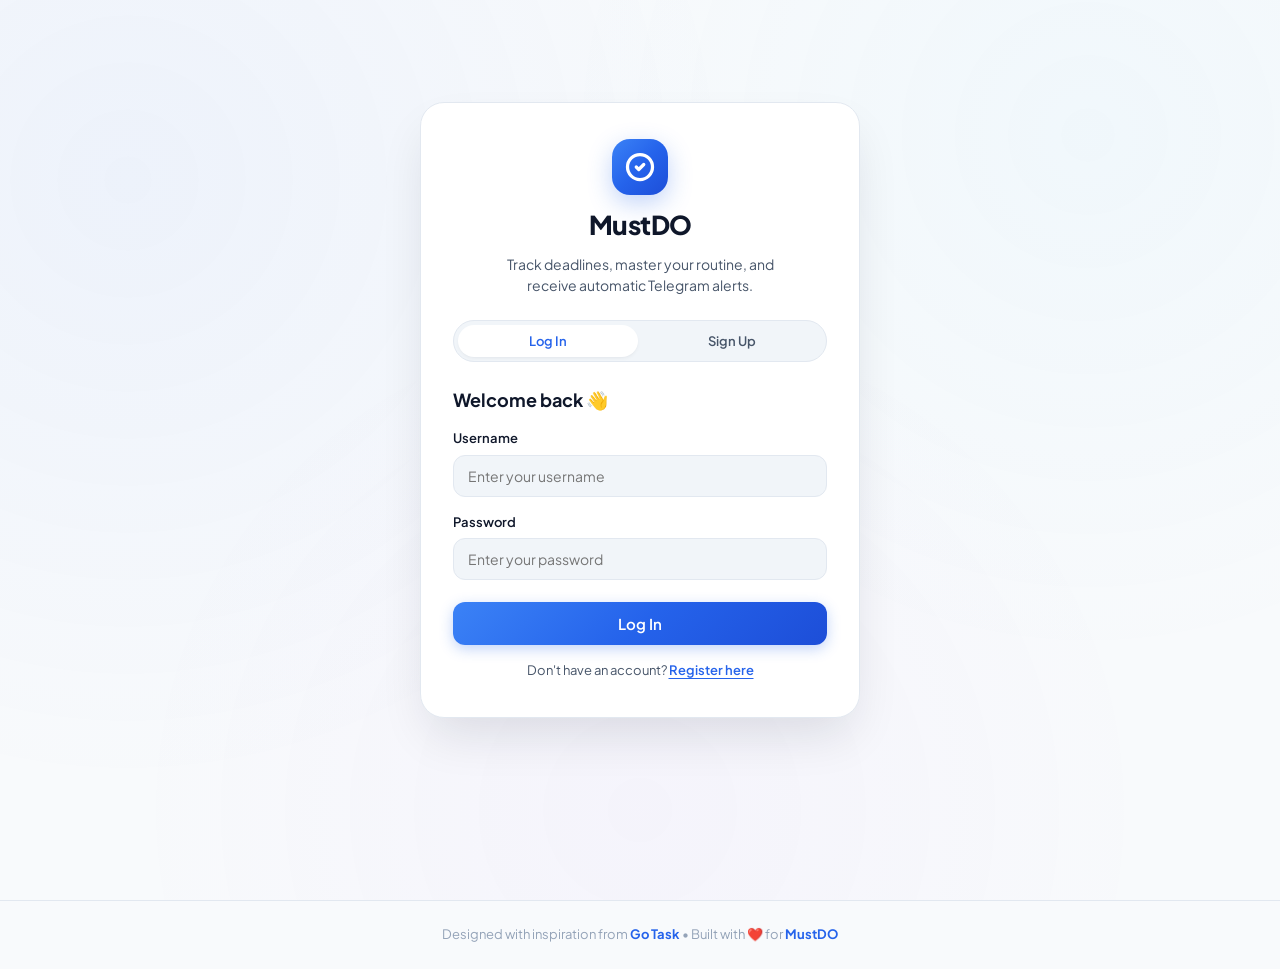
<file: static/index.html>
<!DOCTYPE html>
<html lang="en" class="theme-system">

<head>
    <script>
        (function() {
            const theme = localStorage.getItem("mustdo_theme") || "system";
            const html = document.documentElement;
            html.className = "theme-" + theme;
            if (theme === "system") {
                if (window.matchMedia && window.matchMedia('(prefers-color-scheme: light)').matches) {
                    html.classList.add("theme-light");
                } else {
                    html.classList.add("theme-dark");
                }
            } else if (theme === "white") {
                html.classList.add("theme-light");
            } else if (theme === "black") {
                html.classList.add("theme-dark");
            }
        })();
    </script>
    <meta charset="UTF-8">
    <meta name="viewport" content="width=device-width, initial-scale=1.0">
    <meta name="description"
        content="MustDO – Mobile & Desktop Task Manager with automated Telegram notification alerts. Track deadlines, complete tasks, stay productive.">
    <title>MustDO - Smart Deadline & Task Management</title>
    <!-- Inline SVG Favicon -->
    <link rel="icon" type="image/svg+xml"
        href="data:image/svg+xml,%3Csvg xmlns='http://www.w3.org/2000/svg' viewBox='0 0 24 24' fill='none' stroke='%232563eb' stroke-width='2.5' stroke-linecap='round' stroke-linejoin='round'%3E%3Ccircle cx='12' cy='12' r='10'/%3E%3Cpath d='m9 12 2 2 4-4'/%3E%3C/svg%3E">
    <!-- Google Fonts -->
    <link rel="preconnect" href="https://fonts.googleapis.com">
    <link rel="preconnect" href="https://fonts.gstatic.com" crossorigin>
    <link href="https://fonts.googleapis.com/css2?family=Plus+Jakarta+Sans:wght@400;500;600;700;800&family=Outfit:wght@400;500;600;700&display=swap"
        rel="stylesheet">
    <link rel="stylesheet" href="/static/css/style.css?v=2.1.7">
</head>

<body>
    <!-- App Container -->
    <div id="app">
        <!-- Floating Toast Notification -->
        <div id="toast" class="toast-hidden"></div>

        <!-- AUTHENTICATION SCREEN -->
        <div id="auth-screen" class="view-container auth-container hidden">
            <div class="auth-card">
                <div class="auth-header">
                    <div class="auth-logo-badge">
                        <svg width="30" height="30" viewBox="0 0 24 24" fill="none" stroke="currentColor"
                            stroke-width="2.6" stroke-linecap="round" stroke-linejoin="round">
                            <path d="M12 22c5.523 0 10-4.477 10-10S17.523 2 12 2 2 6.477 2 12s4.477 10 10 10z" />
                            <path d="m9 12 2 2 4-4" />
                        </svg>
                    </div>
                    <h1>MustDO</h1>
                    <p>Track deadlines, master your routine, and receive automatic Telegram alerts.</p>
                </div>

                <!-- Auth Mode Switch Tabs -->
                <div class="auth-tabs">
                    <button type="button" class="auth-tab-btn active" id="auth-tab-login">Log In</button>
                    <button type="button" class="auth-tab-btn" id="auth-tab-register">Sign Up</button>
                </div>

                <!-- Login Form -->
                <form id="login-form" class="auth-form">
                    <h2 class="form-title">Welcome back 👋</h2>
                    <div class="input-group">
                        <label for="login-username">Username</label>
                        <input type="text" id="login-username" required placeholder="Enter your username" autocomplete="username">
                    </div>
                    <div class="input-group">
                        <label for="login-password">Password</label>
                        <input type="password" id="login-password" required placeholder="Enter your password" autocomplete="current-password">
                    </div>
                    <button type="submit" id="login-submit-btn" class="btn btn-primary btn-full">Log In</button>
                    <p class="auth-switch">Don't have an account? <span id="to-register">Register here</span></p>
                </form>

                <!-- Register Form -->
                <form id="register-form" class="auth-form hidden">
                    <h2 class="form-title">Create Account 🚀</h2>
                    <div class="input-group">
                        <label for="register-username">Username</label>
                        <input type="text" id="register-username" required placeholder="At least 3 characters" autocomplete="username">
                    </div>
                    <div class="input-group">
                        <label for="register-password">Password</label>
                        <input type="password" id="register-password" required placeholder="At least 6 characters" autocomplete="new-password">
                    </div>
                    <button type="submit" id="register-submit-btn" class="btn btn-primary btn-full">Create Account</button>
                    <p class="auth-switch">Already registered? <span id="to-login">Log in here</span></p>
                </form>
            </div>
        </div>

        <!-- MAIN DASHBOARD SCREEN -->
        <div id="dashboard-screen" class="view-container dashboard-container hidden">
            <!-- Navigation Header -->
            <header class="glass-header">
                <div class="header-left">
                    <div class="app-brand">
                        <div class="app-logo-badge">
                            <svg width="22" height="22" viewBox="0 0 24 24" fill="none" stroke="currentColor"
                                stroke-width="2.6" stroke-linecap="round" stroke-linejoin="round">
                                <path d="M12 22c5.523 0 10-4.477 10-10S17.523 2 12 2 2 6.477 2 12s4.477 10 10 10z" />
                                <path d="m9 12 2 2 4-4" />
                            </svg>
                        </div>
                        <div class="logo-text-group">
                            <span class="logo-title">MustDO</span>
                            <span class="logo-subtitle">Task Studio</span>
                        </div>
                    </div>

                    <!-- User Profile Chip -->
                    <div class="user-chip" id="user-profile-chip">
                        <div class="user-avatar-circle" id="user-avatar-initial">U</div>
                        <span id="username-badge">User</span>
                    </div>
                </div>

                <div class="header-right">
                    <!-- Theme Selector Segmented Pill -->
                    <div class="theme-switch-group">
                        <button class="theme-pill-btn active" id="theme-system-btn" title="System Theme">
                            <svg width="16" height="16" viewBox="0 0 24 24" fill="none" stroke="currentColor"
                                stroke-width="2" stroke-linecap="round" stroke-linejoin="round">
                                <rect width="20" height="14" x="2" y="3" rx="2" />
                                <line x1="8" x2="16" y1="21" y2="21" />
                                <line x1="12" x2="12" y1="17" y2="21" />
                            </svg>
                        </button>
                        <button class="theme-pill-btn" id="theme-white-btn" title="Light Theme">
                            <svg width="16" height="16" viewBox="0 0 24 24" fill="none" stroke="currentColor"
                                stroke-width="2" stroke-linecap="round" stroke-linejoin="round">
                                <circle cx="12" cy="12" r="4" />
                                <path d="M12 2v2" />
                                <path d="M12 20v2" />
                                <path d="m4.93 4.93 1.41 1.41" />
                                <path d="m17.66 17.66 1.41 1.41" />
                                <path d="M2 12h2" />
                                <path d="M20 12h2" />
                                <path d="m6.34 17.66-1.41 1.41" />
                                <path d="m19.07 4.93-1.41 1.41" />
                            </svg>
                        </button>
                        <button class="theme-pill-btn" id="theme-black-btn" title="Dark Theme">
                            <svg width="16" height="16" viewBox="0 0 24 24" fill="none" stroke="currentColor"
                                stroke-width="2" stroke-linecap="round" stroke-linejoin="round">
                                <path d="M12 3a6 6 0 0 0 9 9 9 9 0 1 1-9-9Z" />
                            </svg>
                        </button>
                    </div>

                    <!-- Admin Access Button -->
                    <button class="btn btn-secondary hidden" id="admin-panel-btn">
                        <svg width="16" height="16" viewBox="0 0 24 24" fill="none" stroke="currentColor"
                            stroke-width="2" stroke-linecap="round" stroke-linejoin="round">
                            <path
                                d="M12.22 2h-.44a2 2 0 0 0-2 2v.18a2 2 0 0 1-1 1.73l-.43.25a2 2 0 0 1-2 0l-.15-.08a2 2 0 0 0-2.73.73l-.22.38a2 2 0 0 0 .73 2.73l.15.1a2 2 0 0 1 1 1.72v.51a2 2 0 0 1-1 1.74l-.15.09a2 2 0 0 0-.73 2.73l.22.38a2 2 0 0 0 2.73.73l.15-.08a2 2 0 0 1 2 0l.43.25a2 2 0 0 1 1 1.73V20a2 2 0 0 0 2 2h.44a2 2 0 0 0 2-2v-.18a2 2 0 0 1 1-1.73l.43-.25a2 2 0 0 1 2 0l.15.08a2 2 0 0 0 2.73-.73l.22-.39a2 2 0 0 0-.73-2.73l-.15-.08a2 2 0 0 1-1-1.74v-.5a2 2 0 0 1 1-1.74l.15-.1a2 2 0 0 0 .73-2.73l-.22-.38a2 2 0 0 0-2.73-.73l-.15.08a2 2 0 0 1-2 0l-.43-.25a2 2 0 0 1-1-1.73V4a2 2 0 0 0-2-2z" />
                            <circle cx="12" cy="12" r="3" />
                        </svg>
                        <span class="btn-text">Admin</span>
                    </button>

                    <!-- Telegram Settings Button -->
                    <button class="btn btn-secondary" id="profile-settings-btn" title="Configure Telegram Reminders">
                        <svg width="16" height="16" viewBox="0 0 24 24" fill="none" stroke="currentColor"
                            stroke-width="2" stroke-linecap="round" stroke-linejoin="round">
                            <line x1="22" y1="2" x2="11" y2="13" />
                            <polygon points="22 2 15 22 11 13 2 9 22 2" />
                        </svg>
                        <span class="btn-text">Telegram</span>
                    </button>

                    <input type="file" id="import-tasks-file" accept=".json" style="display: none;">

                    <!-- Log Out Button -->
                    <button class="btn btn-icon-only" id="logout-btn" title="Log Out">
                        <svg width="18" height="18" viewBox="0 0 24 24" fill="none" stroke="currentColor"
                            stroke-width="2" stroke-linecap="round" stroke-linejoin="round">
                            <path d="M9 21H5a2 2 0 0 1-2-2V5a2 2 0 0 1 2-2h4" />
                            <polyline points="16 17 21 12 16 7" />
                            <line x1="21" y1="2" x2="9" y2="12" y2="12" />
                        </svg>
                    </button>
                </div>
            </header>

            <!-- HERO PROGRESS & STATS BANNER (Go Task Behance Inspired) -->
            <div class="hero-progress-card">
                <div class="hero-top-row">
                    <div class="hero-greeting-group">
                        <h2 class="hero-greeting" id="hero-greeting">Today's Progress 🎯</h2>
                        <p class="hero-subheading" id="hero-progress-message">Keep momentum! Finish your deadlines on time.</p>
                    </div>
                    <div class="hero-badge-status" id="hero-badge-status">
                        <svg width="14" height="14" viewBox="0 0 24 24" fill="none" stroke="currentColor" stroke-width="2.5" stroke-linecap="round" stroke-linejoin="round">
                            <polyline points="20 6 9 17 4 12" />
                        </svg>
                        <span id="hero-badge-text">In Progress</span>
                    </div>
                </div>

                <!-- Progress Bar -->
                <div class="hero-progress-section">
                    <div class="hero-progress-header">
                        <span class="hero-progress-label" id="hero-progress-text">0 of 0 tasks completed</span>
                        <span class="hero-progress-percent" id="hero-progress-percent">0%</span>
                    </div>
                    <div class="hero-progress-track">
                        <div class="hero-progress-bar" id="hero-progress-bar"></div>
                    </div>
                </div>

                <!-- 4 Quick Stats Pills -->
                <div class="hero-stats-grid">
                    <div class="hero-stat-pill">
                        <div class="hero-stat-icon icon-blue">
                            <svg width="20" height="20" viewBox="0 0 24 24" fill="none" stroke="currentColor" stroke-width="2" stroke-linecap="round" stroke-linejoin="round">
                                <rect width="18" height="18" x="3" y="3" rx="2" />
                                <path d="m9 12 2 2 4-4" />
                            </svg>
                        </div>
                        <div class="hero-stat-info">
                            <span class="hero-stat-title">Total Tasks</span>
                            <span class="hero-stat-count" id="stat-total">0</span>
                        </div>
                    </div>

                    <div class="hero-stat-pill">
                        <div class="hero-stat-icon icon-amber">
                            <svg width="20" height="20" viewBox="0 0 24 24" fill="none" stroke="currentColor" stroke-width="2" stroke-linecap="round" stroke-linejoin="round">
                                <circle cx="12" cy="12" r="10" />
                                <polyline points="12 6 12 12 16 14" />
                            </svg>
                        </div>
                        <div class="hero-stat-info">
                            <span class="hero-stat-title">Pending</span>
                            <span class="hero-stat-count" id="stat-pending">0</span>
                        </div>
                    </div>

                    <div class="hero-stat-pill">
                        <div class="hero-stat-icon icon-emerald">
                            <svg width="20" height="20" viewBox="0 0 24 24" fill="none" stroke="currentColor" stroke-width="2" stroke-linecap="round" stroke-linejoin="round">
                                <path d="M22 11.08V12a10 10 0 1 1-5.93-9.14" />
                                <polyline points="22 4 12 14.01 9 11.01" />
                            </svg>
                        </div>
                        <div class="hero-stat-info">
                            <span class="hero-stat-title">Completed</span>
                            <span class="hero-stat-count" id="stat-completed">0</span>
                        </div>
                    </div>

                    <div class="hero-stat-pill">
                        <div class="hero-stat-icon icon-rose icon-overdue">
                            <svg width="20" height="20" viewBox="0 0 24 24" fill="none" stroke="currentColor" stroke-width="2" stroke-linecap="round" stroke-linejoin="round">
                                <path d="M6 8a6 6 0 0 1 12 0c0 7 3 9 3 9H3s3-2 3-9" />
                                <path d="M10.3 21a1.94 1.94 0 0 0 3.4 0" />
                            </svg>
                        </div>
                        <div class="hero-stat-info">
                            <span class="hero-stat-title">Overdue</span>
                            <span class="hero-stat-count" id="stat-overdue">0</span>
                        </div>
                    </div>
                </div>
            </div>

            <!-- WORKSPACE FILTER & SEARCH CONTROLS -->
            <div class="list-controls">
                <div class="filter-tabs">
                    <button class="filter-tab" data-filter="all">All</button>
                    <button class="filter-tab active" data-filter="active">Active</button>
                    <button class="filter-tab" data-filter="completed">Completed</button>
                    <button class="filter-tab text-danger" data-filter="overdue">Overdue</button>
                </div>

                <div class="list-search">
                    <input type="text" id="search-input" placeholder="Search tasks...">
                </div>
            </div>

            <!-- Secondary Options Row -->
            <div class="list-options-row">
                <label class="toggle-container">
                    <input type="checkbox" id="show-next-notification-toggle">
                    <span class="toggle-switch"></span>
                    <span class="toggle-label">Show next notification time</span>
                </label>
            </div>

            <!-- TASKS LIST CONTAINER -->
            <div id="todos-list" class="todos-list-container">
                <!-- Dynamically populated tasks -->
                <div class="empty-state">
                    <svg width="48" height="48" viewBox="0 0 24 24" fill="none" stroke="currentColor"
                        stroke-width="1.5" stroke-linecap="round" stroke-linejoin="round">
                        <path d="M12 22c5.523 0 10-4.477 10-10S17.523 2 12 2 2 6.477 2 12s4.477 10 10 10z" />
                        <path d="m9 12 2 2 4-4" />
                    </svg>
                    <p>No tasks found. Click the '+' button at the bottom right to get started!</p>
                </div>
            </div>
        </div>

        <!-- CREATE TASK MODAL OVERLAY -->
        <div id="create-task-modal" class="modal-overlay hidden">
            <div class="modal-card">
                <div class="modal-header">
                    <h2>Create New Task</h2>
                    <button class="close-modal-btn" id="close-create-task-btn">&times;</button>
                </div>
                <div class="modal-body">
                    <form id="create-task-form">
                        <div class="input-group">
                            <label for="task-title">Task Title</label>
                            <input type="text" id="task-title" required placeholder="What needs to be done?">
                        </div>
                        <div class="input-group">
                            <label for="task-desc">Description</label>
                            <textarea id="task-desc" placeholder="Details about the task (optional)..."
                                rows="3"></textarea>
                        </div>

                        <div class="input-row-2">
                            <div class="input-group">
                                <label for="task-deadline">Deadline</label>
                                <input type="datetime-local" id="task-deadline" required>
                            </div>
                            <div class="input-group">
                                <label for="task-priority">Priority</label>
                                <select id="task-priority">
                                    <option value="low">🟢 Low</option>
                                    <option value="medium" selected>🟡 Medium</option>
                                    <option value="high">🔴 High</option>
                                </select>
                            </div>
                        </div>

                        <div class="input-group">
                            <label for="task-interval">Telegram Alert Interval</label>
                            <select id="task-interval">
                                <option value="1">⚡ Continuous (Every 1 minute - Dev/Test)</option>
                                <option value="5">⏱️ Urgent (Every 5 minutes)</option>
                                <option value="30">⏱️ Normal (Every 30 minutes)</option>
                                <option value="60" selected>⏱️ Hourly (Every 1 hour)</option>
                                <option value="240">⏱️ Multi-Hour (Every 4 hours)</option>
                                <option value="1440">⏱️ Daily (Every 24 hours)</option>
                            </select>
                        </div>

                        <div class="modal-actions">
                            <button type="button" class="btn btn-secondary" id="cancel-create-task-btn">Cancel</button>
                            <button type="submit" class="btn btn-primary">Add Task & Arm Alerts</button>
                        </div>
                    </form>
                </div>
            </div>
        </div>

        <!-- TELEGRAM PROFILE MODAL OVERLAY -->
        <div id="profile-modal" class="modal-overlay hidden">
            <div class="modal-card">
                <div class="modal-header">
                    <h2>Setup Telegram Notifications</h2>
                    <button class="close-modal-btn" id="close-profile-btn">&times;</button>
                </div>
                <div class="modal-body">
                    <div class="alert-info">
                        <h4>How to receive Telegram notifications?</h4>
                        <ol>
                            <li>Create a Telegram bot using <a href="https://t.me/BotFather" target="_blank">@BotFather</a> to get a Bot Token.</li>
                            <li>Search for your bot on Telegram and start it (send <code>/start</code>).</li>
                            <li>Retrieve your Telegram Chat ID (e.g. via <a href="https://t.me/userinfobot" target="_blank">@userinfobot</a>).</li>
                            <li>Enter your Bot Token and Chat ID below to link and enable alerts.</li>
                        </ol>
                    </div>

                    <form id="profile-update-form">
                        <div class="input-group">
                            <label for="profile-bot-token">Custom Telegram Bot Token</label>
                            <input type="password" id="profile-bot-token"
                                placeholder="Leave empty to use system default bot">
                        </div>

                        <div class="input-group">
                            <label for="profile-chat-id">Your Telegram Chat ID</label>
                            <input type="text" id="profile-chat-id" placeholder="e.g. 123456789" required>
                        </div>

                        <div class="input-group">
                            <label for="profile-password">Change Password (optional)</label>
                            <input type="password" id="profile-password"
                                placeholder="Leave empty to keep current password">
                        </div>

                        <div class="modal-actions">
                            <button type="button" class="btn btn-secondary" id="cancel-profile-btn">Cancel</button>
                            <button type="submit" class="btn btn-primary">Save Settings</button>
                        </div>
                    </form>
                </div>
            </div>
        </div>

        <!-- ADMIN PANEL MODAL OVERLAY -->
        <div id="admin-modal" class="modal-overlay hidden">
            <div class="modal-card modal-card-large">
                <div class="modal-header">
                    <h2>System Administrator Control Panel</h2>
                    <button class="close-modal-btn" id="close-admin-btn">&times;</button>
                </div>
                <div class="modal-body">
                    <!-- Global Telegram Setup -->
                    <div class="admin-section">
                        <h3>Global Telegram Bot Settings</h3>
                        <form id="admin-settings-form" style="display: flex; gap: 12px; align-items: flex-end; flex-wrap: wrap;">
                            <div class="input-group" style="flex: 1; min-width: 260px;">
                                <label for="admin-bot-token">System Bot API Token</label>
                                <input type="password" id="admin-bot-token" placeholder="Enter Bot API Token" required>
                            </div>
                            <button type="submit" class="btn btn-primary">Save Token</button>
                        </form>
                    </div>

                    <!-- User Directory -->
                    <div class="admin-section">
                        <h3>Registered Users Directory</h3>
                        <div class="table-scroll-container">
                            <table class="admin-users-table">
                                <thead>
                                    <tr>
                                        <th>Username</th>
                                        <th>Role</th>
                                        <th>Telegram Chat ID</th>
                                        <th>Total Tasks</th>
                                        <th>Completed</th>
                                        <th>Completion Rate</th>
                                    </tr>
                                </thead>
                                <tbody id="admin-users-table-body">
                                    <!-- Dynamic rows loaded here -->
                                </tbody>
                            </table>
                        </div>
                    </div>
                </div>
            </div>
        </div>

        <!-- TASK EDIT MODAL OVERLAY -->
        <div id="edit-task-modal" class="modal-overlay hidden">
            <div class="modal-card">
                <div class="modal-header">
                    <h2>Edit Todo Task</h2>
                    <button class="close-modal-btn" id="close-edit-task-btn">&times;</button>
                </div>
                <div class="modal-body">
                    <form id="edit-task-form">
                        <input type="hidden" id="edit-task-id">

                        <div class="input-group">
                            <label for="edit-task-title">Task Title</label>
                            <input type="text" id="edit-task-title" required>
                        </div>
                        <div class="input-group">
                            <label for="edit-task-desc">Description</label>
                            <textarea id="edit-task-desc" rows="3"></textarea>
                        </div>

                        <div class="input-row-2">
                            <div class="input-group">
                                <label for="edit-task-deadline">Deadline</label>
                                <input type="datetime-local" id="edit-task-deadline" required>
                            </div>
                            <div class="input-group">
                                <label for="edit-task-priority">Priority</label>
                                <select id="edit-task-priority">
                                    <option value="low">Low</option>
                                    <option value="medium">Medium</option>
                                    <option value="high">High</option>
                                </select>
                            </div>
                        </div>

                        <div class="input-group">
                            <label for="edit-task-interval">Telegram Alert Interval</label>
                            <select id="edit-task-interval">
                                <option value="1">Continuous (Every 1 minute)</option>
                                <option value="5">Urgent (Every 5 minutes)</option>
                                <option value="30">Normal (Every 30 minutes)</option>
                                <option value="60">Hourly (Every 1 hour)</option>
                                <option value="240">Multi-Hour (Every 4 hours)</option>
                                <option value="1440">Daily (Every 24 hours)</option>
                            </select>
                        </div>

                        <div class="modal-actions">
                            <button type="button" class="btn btn-secondary" id="cancel-edit-task-btn">Cancel</button>
                            <button type="submit" class="btn btn-primary">Update Task</button>
                        </div>
                    </form>
                </div>
            </div>
        </div>

        <!-- TASK EXPORT MODAL OVERLAY -->
        <div id="export-task-modal" class="modal-overlay hidden">
            <div class="modal-card" style="max-width: 500px;">
                <div class="modal-header">
                    <h2>Export Tasks</h2>
                    <button class="close-modal-btn" id="close-export-task-btn">&times;</button>
                </div>
                <div class="modal-body">
                    <p style="margin: 0; color: var(--text-secondary); font-size: 14px;">
                        Select the tasks you want to export to a JSON file.
                    </p>
                    <div style="display: flex; align-items: center; gap: 8px; user-select: none;">
                        <input type="checkbox" id="export-select-all" style="width: 16px; height: 16px; accent-color: var(--primary); cursor: pointer;">
                        <label for="export-select-all" style="font-weight: 600; font-size: 14px; cursor: pointer; color: var(--text-primary);">Select All</label>
                    </div>
                    <div id="export-tasks-list" class="export-tasks-list">
                        <!-- Dynamically populated tasks -->
                    </div>
                    <div class="modal-actions" style="margin-top: 4px;">
                        <button type="button" class="btn btn-secondary" id="cancel-export-task-btn">Cancel</button>
                        <button type="button" class="btn btn-primary" id="submit-export-task-btn">Download JSON</button>
                    </div>
                </div>
            </div>
        </div>

        <!-- FLOATING ACTION DOCK / MENU -->
        <div class="floating-action-group hidden">
            <!-- Import Button -->
            <button id="import-tasks-btn" class="fab-sub-btn" title="Import Tasks from JSON">
                <svg width="20" height="20" viewBox="0 0 24 24" fill="none" stroke="currentColor" stroke-width="2" stroke-linecap="round" stroke-linejoin="round">
                    <path d="M21 15v4a2 2 0 0 1-2 2H5a2 2 0 0 1-2-2v-4" />
                    <polyline points="17 8 12 3 7 8" />
                    <line x1="12" x2="12" y1="3" y2="15" />
                </svg>
            </button>

            <!-- Export Button -->
            <button id="export-tasks-btn" class="fab-sub-btn" title="Export Tasks to JSON">
                <svg width="20" height="20" viewBox="0 0 24 24" fill="none" stroke="currentColor" stroke-width="2" stroke-linecap="round" stroke-linejoin="round">
                    <path d="M21 15v4a2 2 0 0 1-2 2H5a2 2 0 0 1-2-2v-4" />
                    <polyline points="7 10 12 15 17 10" />
                    <line x1="12" x2="12" y1="15" y2="3" />
                </svg>
            </button>

            <!-- Main Add Task Button -->
            <button id="floating-add-btn" class="floating-add-btn" title="Create New Task">
                <svg width="26" height="26" viewBox="0 0 24 24" fill="none" stroke="currentColor"
                    stroke-width="2.6" stroke-linecap="round" stroke-linejoin="round">
                    <line x1="12" x2="12" y1="5" y2="19" />
                    <line x1="5" x2="19" y1="12" y2="12" />
                </svg>
            </button>
        </div>
    </div>

    <!-- Footer -->
    <footer class="app-footer">
        Designed with inspiration from <span>Go Task</span> &bull; Built with ❤️ for <span>MustDO</span>
    </footer>

    <!-- JavaScript Bundle -->
    <script src="/static/js/app.js?v=2.1.0"></script>
</body>

</html>
</file>
<file: static/css/style.css>
/* ==========================================================================
   MUSTDO - TASK MANAGEMENT & DEADLINE SYSTEM
   Theme inspired by Behance "Go Task" Task Management Mobile App Design
   ========================================================================== */

@import url('https://fonts.googleapis.com/css2?family=Plus+Jakarta+Sans:wght@300;400;500;600;700;800&family=Outfit:wght@400;500;600;700&display=swap');

/* ==========================================================================
   CSS CUSTOM PROPERTIES (DESIGN SYSTEM TOKENS)
   ========================================================================== */

:root {
    /* Primary Brand Colors (Electric Cobalt Blue) */
    --primary: #2563eb;
    --primary-hover: #1d4ed8;
    --primary-active: #1e40af;
    --primary-light: #eff6ff;
    --primary-light-hover: #dbeafe;
    --primary-glow: rgba(37, 99, 235, 0.28);
    --primary-gradient: linear-gradient(135deg, #3b82f6 0%, #2563eb 50%, #1d4ed8 100%);
    --primary-gradient-subtle: linear-gradient(135deg, rgba(37, 99, 235, 0.08) 0%, rgba(59, 130, 246, 0.04) 100%);

    /* Hero Progress Card Tokens (Light Mode: Clean, luminous card) */
    --hero-bg: linear-gradient(135deg, #ffffff 0%, #f8fafc 45%, #eff6ff 100%);
    --hero-text: #0f172a;
    --hero-text-muted: #64748b;
    --hero-border: #e2e8f0;
    --hero-progress-bg: #e2e8f0;
    --hero-progress-fill: linear-gradient(90deg, #38bdf8 0%, #2563eb 100%);
    --hero-stat-bg: #ffffff;
    --hero-stat-border: #e2e8f0;
    --hero-stat-text: #0f172a;
    --hero-stat-label: #64748b;
    --hero-stat-shadow: var(--shadow-xs);
    --hero-badge-bg: #eff6ff;
    --hero-badge-border: #bfdbfe;
    --hero-badge-text: #2563eb;
    --hero-glow: radial-gradient(circle, rgba(37, 99, 235, 0.08) 0%, transparent 70%);

    /* Category & Priority Badge Colors (Pastel Tinted Style) */
    --priority-high-bg: #fee2e2;
    --priority-high-text: #dc2626;
    --priority-high-border: #fca5a5;
    --priority-high-dot: #ef4444;

    --priority-medium-bg: #fef3c7;
    --priority-medium-text: #d97706;
    --priority-medium-border: #fcd34d;
    --priority-medium-dot: #f59e0b;

    --priority-low-bg: #dcfce7;
    --priority-low-text: #16a34a;
    --priority-low-border: #86efac;
    --priority-low-dot: #10b981;

    --telegram-badge-bg: #e0e7ff;
    --telegram-badge-text: #4338ca;
    --telegram-badge-border: #c7d2fe;

    --danger: #ef4444;
    --danger-hover: #dc2626;
    --danger-light: #fef2f2;
    --danger-glow: rgba(239, 68, 68, 0.25);

    --success: #10b981;
    --success-light: #ecfdf5;

    /* Light Theme (Default Signature Look) */
    color-scheme: light;
    --calendar-invert: 0;
    --bg-page: #f8fafc;
    --bg-surface: #ffffff;
    --bg-surface-elevated: #ffffff;
    --bg-surface-secondary: #f1f5f9;
    --bg-surface-tertiary: #e2e8f0;

    --border-subtle: #e2e8f0;
    --border-medium: #cbd5e1;
    --border-focus: #3b82f6;

    --text-primary: #0f172a;
    --text-secondary: #475569;
    --text-muted: #94a3b8;
    --text-inverted: #ffffff;

    --shadow-xs: 0 1px 2px rgba(15, 23, 42, 0.04);
    --shadow-sm: 0 2px 4px -1px rgba(15, 23, 42, 0.06), 0 1px 2px -1px rgba(15, 23, 42, 0.04);
    --shadow-md: 0 8px 20px -3px rgba(15, 23, 42, 0.06), 0 3px 6px -2px rgba(15, 23, 42, 0.04);
    --shadow-lg: 0 16px 36px -6px rgba(15, 23, 42, 0.08), 0 6px 12px -3px rgba(15, 23, 42, 0.05);
    --shadow-xl: 0 24px 50px -10px rgba(15, 23, 42, 0.12);
    --shadow-card-hover: 0 14px 30px -4px rgba(37, 99, 235, 0.1), 0 6px 10px -2px rgba(15, 23, 42, 0.04);

    --glass-blur: blur(16px);
    --glass-bg: rgba(255, 255, 255, 0.85);
    --glass-border: rgba(255, 255, 255, 0.6);

    --radius-sm: 8px;
    --radius-md: 12px;
    --radius-lg: 18px;
    --radius-xl: 24px;
    --radius-full: 9999px;

    --ambient-blob-1: rgba(37, 99, 235, 0.05);
    --ambient-blob-2: rgba(56, 189, 248, 0.04);
    --ambient-blob-3: rgba(147, 51, 234, 0.03);
}

/* Dark Theme Overrides */
.theme-dark {
    color-scheme: dark;
    --calendar-invert: 1;
    --bg-page: #090d16;
    --bg-surface: #111827;
    --bg-surface-elevated: #162032;
    --bg-surface-secondary: #1a2438;
    --bg-surface-tertiary: #23304a;

    --border-subtle: #1e293b;
    --border-medium: #334155;
    --border-focus: #60a5fa;

    --text-primary: #f8fafc;
    --text-secondary: #94a3b8;
    --text-muted: #64748b;
    --text-inverted: #0f172a;

    --hero-bg: linear-gradient(135deg, #0b1120 0%, #172554 50%, #1e1b4b 100%);
    --hero-text: #ffffff;
    --hero-text-muted: #94a3b8;
    --hero-border: rgba(255, 255, 255, 0.08);
    --hero-progress-bg: rgba(255, 255, 255, 0.15);
    --hero-progress-fill: linear-gradient(90deg, #38bdf8 0%, #3b82f6 50%, #60a5fa 100%);
    --hero-stat-bg: rgba(255, 255, 255, 0.07);
    --hero-stat-border: rgba(255, 255, 255, 0.1);
    --hero-stat-text: #ffffff;
    --hero-stat-label: #94a3b8;
    --hero-stat-shadow: none;
    --hero-badge-bg: rgba(56, 189, 248, 0.15);
    --hero-badge-border: rgba(56, 189, 248, 0.3);
    --hero-badge-text: #38bdf8;
    --hero-glow: radial-gradient(circle, rgba(56, 189, 248, 0.22) 0%, transparent 70%);

    --priority-high-bg: rgba(239, 68, 68, 0.18);
    --priority-high-text: #f87171;
    --priority-high-border: rgba(239, 68, 68, 0.3);

    --priority-medium-bg: rgba(245, 158, 11, 0.18);
    --priority-medium-text: #fbbf24;
    --priority-medium-border: rgba(245, 158, 11, 0.3);

    --priority-low-bg: rgba(16, 185, 129, 0.18);
    --priority-low-text: #34d399;
    --priority-low-border: rgba(16, 185, 129, 0.3);

    --primary-light: rgba(37, 99, 235, 0.15);
    --primary-light-hover: rgba(37, 99, 235, 0.25);

    --telegram-badge-bg: rgba(99, 102, 241, 0.18);
    --telegram-badge-text: #a5b4fc;
    --telegram-badge-border: rgba(99, 102, 241, 0.3);

    --shadow-xs: 0 1px 2px rgba(0, 0, 0, 0.3);
    --shadow-sm: 0 2px 4px -1px rgba(0, 0, 0, 0.4);
    --shadow-md: 0 8px 20px -3px rgba(0, 0, 0, 0.5);
    --shadow-lg: 0 16px 36px -6px rgba(0, 0, 0, 0.6);
    --shadow-xl: 0 24px 50px -10px rgba(0, 0, 0, 0.7);
    --shadow-card-hover: 0 14px 30px -4px rgba(0, 0, 0, 0.6), 0 0 18px 2px rgba(37, 99, 235, 0.2);

    --glass-bg: rgba(17, 24, 39, 0.85);
    --glass-border: rgba(255, 255, 255, 0.06);

    --ambient-blob-1: rgba(37, 99, 235, 0.08);
    --ambient-blob-2: rgba(56, 189, 248, 0.05);
    --ambient-blob-3: rgba(147, 51, 234, 0.06);
}

/* ==========================================================================
   BASE & RESET
   ========================================================================== */

*, *::before, *::after {
    box-sizing: border-box;
    margin: 0;
    padding: 0;
}

body {
    font-family: 'Plus Jakarta Sans', -apple-system, BlinkMacSystemFont, "Segoe UI", Roboto, sans-serif;
    background-color: var(--bg-page);
    color: var(--text-primary);
    min-height: 100vh;
    overflow-x: hidden;
    line-height: 1.5;
    -webkit-font-smoothing: antialiased;
    -moz-osx-font-smoothing: grayscale;
    transition: background-color 0.3s cubic-bezier(0.4, 0, 0.2, 1), color 0.3s cubic-bezier(0.4, 0, 0.2, 1);
}

/* Ambient dynamic background lighting */
body::before {
    content: '';
    position: fixed;
    top: 0;
    left: 0;
    width: 100%;
    height: 100%;
    background: 
        radial-gradient(circle at 10% 20%, var(--ambient-blob-1) 0%, transparent 45%),
        radial-gradient(circle at 85% 15%, var(--ambient-blob-2) 0%, transparent 40%),
        radial-gradient(circle at 50% 90%, var(--ambient-blob-3) 0%, transparent 50%);
    pointer-events: none;
    z-index: -1;
}

/* Custom Scrollbar */
::-webkit-scrollbar {
    width: 6px;
    height: 6px;
}
::-webkit-scrollbar-track {
    background: transparent;
}
::-webkit-scrollbar-thumb {
    background: var(--border-medium);
    border-radius: var(--radius-full);
}
::-webkit-scrollbar-thumb:hover {
    background: var(--primary);
}

/* Layout Container */
#app {
    min-height: 100vh;
    display: flex;
    flex-direction: column;
}

.view-container {
    width: 100%;
    max-width: 1140px;
    margin: 0 auto;
    padding: 24px 20px 110px 20px;
    animation: fadeIn 0.35s ease-out;
}

.hidden {
    display: none !important;
}

/* Generic Glass Panel */
.glass-panel {
    background: var(--bg-surface);
    border: 1px solid var(--border-subtle);
    border-radius: var(--radius-xl);
    box-shadow: var(--shadow-md);
    transition: all 0.25s cubic-bezier(0.4, 0, 0.2, 1);
}

.glass-panel-compact {
    background: var(--bg-surface);
    border: 1px solid var(--border-subtle);
    border-radius: var(--radius-lg);
    padding: 16px;
}

/* ==========================================================================
   HEADER / TOP NAVIGATION BAR
   ========================================================================== */

.glass-header {
    position: sticky;
    top: 14px;
    z-index: 50;
    background: var(--glass-bg);
    backdrop-filter: var(--glass-blur);
    -webkit-backdrop-filter: var(--glass-blur);
    border: 1px solid var(--border-subtle);
    border-radius: var(--radius-xl);
    padding: 12px 22px;
    margin: 0 0 24px 0;
    display: flex;
    align-items: center;
    justify-content: space-between;
    gap: 16px;
    box-shadow: var(--shadow-sm);
    transition: all 0.25s ease;
}

.header-left {
    display: flex;
    align-items: center;
    gap: 14px;
}

.app-brand {
    display: flex;
    align-items: center;
    gap: 10px;
    text-decoration: none;
    color: var(--text-primary);
    cursor: default;
}

.app-logo-badge {
    width: 38px;
    height: 38px;
    border-radius: var(--radius-md);
    background: var(--primary-gradient);
    display: flex;
    align-items: center;
    justify-content: center;
    color: #ffffff;
    box-shadow: 0 4px 12px var(--primary-glow);
    transition: transform 0.2s ease;
}

.app-brand:hover .app-logo-badge {
    transform: scale(1.05);
}

.logo-text-group {
    display: flex;
    flex-direction: column;
}

.logo-title {
    font-size: 19px;
    font-weight: 800;
    letter-spacing: -0.5px;
    color: var(--text-primary);
    line-height: 1.1;
}

.logo-subtitle {
    font-size: 11px;
    font-weight: 600;
    color: var(--primary);
    text-transform: uppercase;
    letter-spacing: 0.8px;
}

/* User Profile Badge */
.user-chip {
    display: flex;
    align-items: center;
    gap: 8px;
    background: var(--bg-surface-secondary);
    border: 1px solid var(--border-subtle);
    padding: 5px 12px 5px 6px;
    border-radius: var(--radius-full);
    font-size: 13px;
    font-weight: 600;
    color: var(--text-secondary);
}

.user-avatar-circle {
    width: 26px;
    height: 26px;
    border-radius: var(--radius-full);
    background: var(--primary-gradient);
    color: #ffffff;
    display: flex;
    align-items: center;
    justify-content: center;
    font-size: 12px;
    font-weight: 700;
    text-transform: uppercase;
}

.header-right {
    display: flex;
    align-items: center;
    gap: 10px;
}

/* Theme Switcher Segmented Control */
.theme-switch-group {
    display: flex;
    align-items: center;
    background: var(--bg-surface-secondary);
    border: 1px solid var(--border-subtle);
    border-radius: var(--radius-full);
    padding: 3px;
    gap: 2px;
}

.theme-pill-btn {
    background: transparent;
    border: none;
    outline: none;
    padding: 6px 10px;
    border-radius: var(--radius-full);
    color: var(--text-muted);
    cursor: pointer;
    display: flex;
    align-items: center;
    justify-content: center;
    transition: all 0.2s ease;
}

.theme-pill-btn:hover {
    color: var(--text-primary);
}

.theme-pill-btn.active {
    background: var(--bg-surface);
    color: var(--primary);
    box-shadow: var(--shadow-sm);
}

/* Common Buttons */
.btn {
    display: inline-flex;
    align-items: center;
    justify-content: center;
    gap: 8px;
    font-family: inherit;
    font-size: 14px;
    font-weight: 600;
    padding: 9px 18px;
    border-radius: var(--radius-md);
    border: none;
    outline: none;
    cursor: pointer;
    transition: all 0.2s cubic-bezier(0.4, 0, 0.2, 1);
    text-decoration: none;
    user-select: none;
}

.btn:active {
    transform: scale(0.98);
}

.btn-primary {
    background: var(--primary-gradient);
    color: #ffffff;
    box-shadow: 0 4px 14px var(--primary-glow);
}

.btn-primary:hover {
    box-shadow: 0 6px 20px var(--primary-glow);
    filter: brightness(1.06);
}

.btn-secondary {
    background: var(--bg-surface);
    color: var(--text-secondary);
    border: 1px solid var(--border-subtle);
    box-shadow: var(--shadow-xs);
}

.btn-secondary:hover {
    background: var(--bg-surface-secondary);
    color: var(--text-primary);
    border-color: var(--border-medium);
}

.btn-accent {
    background: var(--primary-light);
    color: var(--primary);
    border: 1px solid var(--primary-light-hover);
}

.btn-accent:hover {
    background: var(--primary);
    color: #ffffff;
}

.btn-danger {
    background: var(--danger);
    color: #ffffff;
    box-shadow: 0 4px 14px var(--danger-glow);
}

.btn-danger:hover {
    background: var(--danger-hover);
}

.btn-icon-only {
    padding: 8px;
    border-radius: var(--radius-full);
    background: var(--bg-surface-secondary);
    border: 1px solid var(--border-subtle);
    color: var(--text-secondary);
}

.btn-icon-only:hover {
    background: var(--danger-light);
    color: var(--danger);
    border-color: var(--danger-light);
}

/* ==========================================================================
   HERO PROGRESS & STATS BANNER (Go Task Behance Signature Feature)
   ========================================================================== */

.hero-progress-card {
    background: var(--hero-bg);
    border: 1px solid var(--hero-border);
    border-radius: var(--radius-xl);
    padding: 28px;
    color: var(--hero-text);
    box-shadow: var(--shadow-md);
    position: relative;
    overflow: hidden;
    margin-bottom: 28px;
    display: flex;
    flex-direction: column;
    gap: 20px;
    transition: background 0.3s ease, border-color 0.3s ease, color 0.3s ease;
}

/* Subtle background accent glow */
.hero-progress-card::after {
    content: '';
    position: absolute;
    top: -40px;
    right: -40px;
    width: 220px;
    height: 220px;
    border-radius: 50%;
    background: var(--hero-glow);
    pointer-events: none;
}

.hero-top-row {
    display: flex;
    align-items: center;
    justify-content: space-between;
    gap: 16px;
    flex-wrap: wrap;
    position: relative;
    z-index: 1;
}

.hero-greeting-group {
    display: flex;
    flex-direction: column;
    gap: 4px;
}

.hero-greeting {
    font-size: 24px;
    font-weight: 800;
    letter-spacing: -0.5px;
    color: var(--hero-text);
}

.hero-subheading {
    font-size: 14px;
    font-weight: 500;
    color: var(--hero-text-muted);
}

.hero-badge-status {
    display: inline-flex;
    align-items: center;
    gap: 6px;
    padding: 6px 14px;
    border-radius: var(--radius-full);
    background: var(--hero-badge-bg);
    border: 1px solid var(--hero-badge-border);
    color: var(--hero-badge-text);
    font-size: 13px;
    font-weight: 600;
}

/* Progress bar section */
.hero-progress-section {
    display: flex;
    flex-direction: column;
    gap: 10px;
    position: relative;
    z-index: 1;
}

.hero-progress-header {
    display: flex;
    align-items: baseline;
    justify-content: space-between;
    font-size: 14px;
}

.hero-progress-label {
    font-weight: 600;
    color: var(--hero-text);
}

.hero-progress-percent {
    font-size: 22px;
    font-weight: 800;
    color: var(--hero-badge-text);
    font-family: 'Plus Jakarta Sans', sans-serif;
}

.hero-progress-track {
    width: 100%;
    height: 10px;
    background: var(--hero-progress-bg);
    border-radius: var(--radius-full);
    overflow: hidden;
    position: relative;
}

.hero-progress-bar {
    height: 100%;
    width: 0%;
    background: var(--hero-progress-fill);
    border-radius: var(--radius-full);
    transition: width 0.6s cubic-bezier(0.4, 0, 0.2, 1);
    box-shadow: 0 0 10px rgba(37, 99, 235, 0.35);
}

/* Hero Quick Stats Pills */
.hero-stats-grid {
    display: grid;
    grid-template-columns: repeat(4, 1fr);
    gap: 12px;
    position: relative;
    z-index: 1;
}

.hero-stat-pill {
    background: var(--hero-stat-bg);
    backdrop-filter: blur(8px);
    border: 1px solid var(--hero-stat-border);
    border-radius: var(--radius-lg);
    box-shadow: var(--hero-stat-shadow);
    padding: 12px 16px;
    display: flex;
    align-items: center;
    gap: 12px;
    transition: background 0.2s ease, transform 0.2s ease, border-color 0.2s ease;
}

.hero-stat-pill:hover {
    transform: translateY(-2px);
}

.hero-stat-icon {
    width: 36px;
    height: 36px;
    border-radius: var(--radius-md);
    display: flex;
    align-items: center;
    justify-content: center;
    flex-shrink: 0;
}

.hero-stat-icon.icon-blue {
    background: rgba(59, 130, 246, 0.12);
    color: #2563eb;
}

.theme-dark .hero-stat-icon.icon-blue {
    background: rgba(59, 130, 246, 0.2);
    color: #60a5fa;
}

.hero-stat-icon.icon-amber {
    background: rgba(245, 158, 11, 0.12);
    color: #d97706;
}

.theme-dark .hero-stat-icon.icon-amber {
    background: rgba(245, 158, 11, 0.2);
    color: #fbbf24;
}

.hero-stat-icon.icon-emerald {
    background: rgba(16, 185, 129, 0.12);
    color: #059669;
}

.theme-dark .hero-stat-icon.icon-emerald {
    background: rgba(16, 185, 129, 0.2);
    color: #34d399;
}

.hero-stat-icon.icon-rose {
    background: rgba(239, 68, 68, 0.12);
    color: #dc2626;
}

.theme-dark .hero-stat-icon.icon-rose {
    background: rgba(239, 68, 68, 0.2);
    color: #f87171;
}

.hero-stat-info {
    display: flex;
    flex-direction: column;
}

.hero-stat-title {
    font-size: 12px;
    font-weight: 500;
    color: var(--hero-stat-label);
}

.hero-stat-count {
    font-size: 18px;
    font-weight: 800;
    color: var(--hero-stat-text);
    line-height: 1.2;
}


/* ==========================================================================
   WORKSPACE FILTER & CONTROLS BAR
   ========================================================================== */

.list-controls {
    background: var(--bg-surface);
    border: 1px solid var(--border-subtle);
    border-radius: var(--radius-xl);
    padding: 14px 18px;
    margin-bottom: 20px;
    display: flex;
    align-items: center;
    justify-content: space-between;
    gap: 16px;
    flex-wrap: wrap;
    box-shadow: var(--shadow-sm);
}

.filter-tabs {
    display: flex;
    align-items: center;
    gap: 6px;
    background: var(--bg-surface-secondary);
    padding: 4px;
    border-radius: var(--radius-full);
    border: 1px solid var(--border-subtle);
    overflow-x: auto;
}

.filter-tab {
    background: transparent;
    border: none;
    outline: none;
    padding: 7px 16px;
    border-radius: var(--radius-full);
    font-family: inherit;
    font-size: 13px;
    font-weight: 600;
    color: var(--text-secondary);
    cursor: pointer;
    transition: all 0.2s ease;
    white-space: nowrap;
}

.filter-tab:hover {
    color: var(--text-primary);
}

.filter-tab.active {
    background: var(--bg-surface);
    color: var(--primary);
    box-shadow: var(--shadow-sm);
}

.filter-tab.text-danger.active {
    color: var(--danger);
}

.list-search {
    position: relative;
    flex: 1;
    min-width: 220px;
    max-width: 320px;
}

.list-search input {
    width: 100%;
    padding: 9px 16px 9px 38px;
    border-radius: var(--radius-full);
    border: 1px solid var(--border-subtle);
    background: var(--bg-surface-secondary);
    color: var(--text-primary);
    font-family: inherit;
    font-size: 13px;
    outline: none;
    transition: all 0.2s ease;
}

.list-search input:focus {
    background: var(--bg-surface);
    border-color: var(--primary);
    box-shadow: 0 0 0 3px var(--primary-glow);
}

.list-search::before {
    content: '';
    position: absolute;
    left: 14px;
    top: 50%;
    transform: translateY(-50%);
    width: 15px;
    height: 15px;
    background-image: url("data:image/svg+xml,%3Csvg xmlns='http://www.w3.org/2000/svg' viewBox='0 0 24 24' fill='none' stroke='%2394a3b8' stroke-width='2.5' stroke-linecap='round' stroke-linejoin='round'%3E%3Ccircle cx='11' cy='11' r='8'/%3E%3Cline x1='21' y1='21' x2='16.65' y2='16.65'/%3E%3C/svg%3E");
    background-repeat: no-repeat;
    pointer-events: none;
}

/* Secondary options row */
.list-options-row {
    display: flex;
    align-items: center;
    justify-content: flex-end;
    margin-top: -10px;
    margin-bottom: 16px;
    padding: 0 4px;
}

.toggle-container {
    display: inline-flex;
    align-items: center;
    gap: 8px;
    font-size: 13px;
    font-weight: 500;
    color: var(--text-secondary);
    cursor: pointer;
    user-select: none;
}

.toggle-container input {
    display: none;
}

.toggle-switch {
    width: 38px;
    height: 20px;
    background: var(--border-medium);
    border-radius: var(--radius-full);
    position: relative;
    transition: background 0.25s ease;
}

.toggle-switch::after {
    content: '';
    position: absolute;
    top: 2px;
    left: 2px;
    width: 16px;
    height: 16px;
    background: #ffffff;
    border-radius: 50%;
    transition: transform 0.25s cubic-bezier(0.4, 0, 0.2, 1);
    box-shadow: var(--shadow-xs);
}

.toggle-container input:checked + .toggle-switch {
    background: var(--primary);
}

.toggle-container input:checked + .toggle-switch::after {
    transform: translateX(18px);
}

/* ==========================================================================
   TASK CARDS (Redesigned with Behance "Go Task" Aesthetics)
   ========================================================================== */

.todos-list-container {
    display: flex;
    flex-direction: column;
    gap: 14px;
}

.todo-card {
    background: var(--bg-surface);
    border: 1px solid var(--border-subtle);
    border-radius: var(--radius-xl);
    padding: 20px 22px;
    display: flex;
    align-items: flex-start;
    gap: 18px;
    box-shadow: var(--shadow-sm);
    transition: all 0.25s cubic-bezier(0.4, 0, 0.2, 1);
    position: relative;
    overflow: hidden;
    animation: slideUp 0.3s ease-out backwards;
}

.todo-card:hover {
    transform: translateY(-2px);
    box-shadow: var(--shadow-card-hover);
    border-color: var(--border-medium);
}

/* Priority Left Accent Border Pill */
.todo-card::before {
    content: '';
    position: absolute;
    top: 14px;
    bottom: 14px;
    left: 0;
    width: 5px;
    border-radius: 0 var(--radius-full) var(--radius-full) 0;
    transition: background-color 0.2s ease;
}

.todo-card.todo-priority-high::before {
    background: var(--priority-high-dot);
}
.todo-card.todo-priority-medium::before {
    background: var(--priority-medium-dot);
}
.todo-card.todo-priority-low::before {
    background: var(--priority-low-dot);
}

/* Custom Checkbox */
.todo-check-container {
    padding-top: 2px;
    flex-shrink: 0;
}

.todo-checkbox {
    width: 24px;
    height: 24px;
    border-radius: 50%;
    border: 2px solid var(--border-medium);
    display: flex;
    align-items: center;
    justify-content: center;
    cursor: pointer;
    transition: all 0.2s cubic-bezier(0.34, 1.56, 0.64, 1);
    background: var(--bg-surface);
}

.todo-checkbox svg {
    width: 14px;
    height: 14px;
    stroke: #ffffff;
    opacity: 0;
    transform: scale(0.6);
    transition: all 0.2s cubic-bezier(0.34, 1.56, 0.64, 1);
}

.todo-checkbox:hover {
    border-color: var(--primary);
    transform: scale(1.1);
}

.todo-checkbox-checked {
    background: var(--primary);
    border-color: var(--primary);
}

.todo-checkbox-checked svg {
    opacity: 1;
    transform: scale(1);
}

/* Card Content */
.todo-content {
    flex: 1;
    min-width: 0;
    display: flex;
    flex-direction: column;
    gap: 6px;
}

.todo-title {
    font-size: 16px;
    font-weight: 700;
    color: var(--text-primary);
    line-height: 1.35;
    transition: color 0.2s ease, text-decoration 0.2s ease;
    word-break: break-word;
}

.todo-desc {
    font-size: 14px;
    color: var(--text-secondary);
    line-height: 1.45;
    word-break: break-word;
}

/* Completed State */
.todo-card-completed {
    opacity: 0.65;
    background: var(--bg-surface-secondary);
}

.todo-card-completed .todo-title {
    text-decoration: line-through;
    color: var(--text-muted);
}

.todo-card-completed .todo-desc {
    text-decoration: line-through;
    color: var(--text-muted);
}

/* Meta Badges Row */
.todo-meta {
    display: flex;
    align-items: center;
    flex-wrap: wrap;
    gap: 8px;
    margin-top: 6px;
}

.meta-badge {
    display: inline-flex;
    align-items: center;
    gap: 5px;
    font-size: 12px;
    font-weight: 600;
    padding: 4px 10px;
    border-radius: var(--radius-full);
    background: var(--bg-surface-secondary);
    color: var(--text-secondary);
    border: 1px solid var(--border-subtle);
    white-space: nowrap;
    font-variant-numeric: tabular-nums;
    font-feature-settings: "tnum" 1;
}

.meta-badge svg {
    flex-shrink: 0;
}

.countdown-timer {
    background: var(--primary-light);
    color: var(--primary);
    border-color: var(--primary-light-hover);
    font-variant-numeric: tabular-nums;
    font-feature-settings: "tnum" 1;
}

.countdown-text {
    display: inline-block;
    font-variant-numeric: tabular-nums;
    font-feature-settings: "tnum" 1;
    font-family: ui-monospace, SFMono-Regular, "SF Mono", Menlo, Consolas, "Liberation Mono", monospace;
    font-size: 11.5px;
    font-weight: 600;
    letter-spacing: -0.2px;
    white-space: nowrap;
}

.next-send-timer {
    font-variant-numeric: tabular-nums;
    font-feature-settings: "tnum" 1;
}

.next-send-text {
    font-variant-numeric: tabular-nums;
    font-feature-settings: "tnum" 1;
    white-space: nowrap;
}

.badge-overdue {
    background: var(--priority-high-bg) !important;
    color: var(--priority-high-text) !important;
    border-color: var(--priority-high-border) !important;
    animation: gentlePulse 2s infinite ease-in-out;
}

.badge-telegram {
    background: var(--telegram-badge-bg);
    color: var(--telegram-badge-text);
    border-color: var(--telegram-badge-border);
}

/* Priority tag modifiers inside card */
.todo-priority-high .meta-badge:nth-child(3) {
    background: var(--priority-high-bg);
    color: var(--priority-high-text);
    border-color: var(--priority-high-border);
}

.todo-priority-medium .meta-badge:nth-child(3) {
    background: var(--priority-medium-bg);
    color: var(--priority-medium-text);
    border-color: var(--priority-medium-border);
}

.todo-priority-low .meta-badge:nth-child(3) {
    background: var(--priority-low-bg);
    color: var(--priority-low-text);
    border-color: var(--priority-low-border);
}

/* Action Buttons */
.todo-actions {
    display: flex;
    align-items: center;
    gap: 8px;
    flex-shrink: 0;
    margin-left: auto;
}

.action-btn {
    width: 36px;
    height: 36px;
    border-radius: var(--radius-full);
    border: 1px solid var(--border-subtle);
    background: var(--bg-surface-secondary);
    color: var(--text-muted);
    display: flex;
    align-items: center;
    justify-content: center;
    cursor: pointer;
    transition: all 0.2s ease;
}

.action-btn:hover {
    color: var(--primary);
    border-color: var(--primary);
    background: var(--primary-light);
    transform: scale(1.08);
}

.action-btn-danger:hover {
    color: var(--danger);
    border-color: var(--danger);
    background: var(--danger-light);
}

/* Empty State */
.empty-state {
    padding: 60px 24px;
    text-align: center;
    display: flex;
    flex-direction: column;
    align-items: center;
    justify-content: center;
    gap: 14px;
    color: var(--text-muted);
}

.empty-state svg {
    color: var(--primary);
    opacity: 0.8;
}

.empty-state p {
    font-size: 15px;
    font-weight: 500;
    max-width: 380px;
}

/* ==========================================================================
   FLOATING ACTION BUTTON & DOCK (Go Task Central Action Style)
   ========================================================================== */

.floating-action-group {
    position: fixed;
    bottom: 24px;
    right: 24px;
    display: flex;
    align-items: center;
    gap: 10px;
    z-index: 40;
    background: var(--glass-bg);
    backdrop-filter: var(--glass-blur);
    -webkit-backdrop-filter: var(--glass-blur);
    padding: 6px 8px;
    border-radius: var(--radius-full);
    border: 1px solid var(--border-subtle);
    box-shadow: var(--shadow-lg);
}

.floating-add-btn {
    width: 58px;
    height: 58px;
    border-radius: 50%;
    background: var(--primary-gradient);
    border: none;
    outline: none;
    color: #ffffff;
    display: flex;
    align-items: center;
    justify-content: center;
    box-shadow: 0 8px 24px var(--primary-glow);
    cursor: pointer;
    transition: all 0.3s cubic-bezier(0.34, 1.56, 0.64, 1);
}

.floating-add-btn:hover {
    transform: scale(1.1) rotate(90deg);
    box-shadow: 0 12px 30px var(--primary-glow);
}

.floating-add-btn:active {
    transform: scale(0.95);
}

.fab-sub-btn {
    width: 44px;
    height: 44px;
    border-radius: 50%;
    background: var(--bg-surface);
    border: 1px solid var(--border-subtle);
    color: var(--text-secondary);
    display: flex;
    align-items: center;
    justify-content: center;
    box-shadow: var(--shadow-md);
    cursor: pointer;
    transition: all 0.2s cubic-bezier(0.34, 1.56, 0.64, 1);
}

.fab-sub-btn:hover {
    color: var(--primary);
    border-color: var(--primary);
    transform: translateY(-3px);
}

/* ==========================================================================
   AUTHENTICATION SCREEN (Go Task Clean Onboarding / Sign In)
   ========================================================================== */

.auth-container {
    display: flex;
    align-items: center;
    justify-content: center;
    min-height: calc(100vh - 80px);
    padding: 30px 20px;
}

.auth-card {
    width: 100%;
    max-width: 440px;
    background: var(--bg-surface);
    border: 1px solid var(--border-subtle);
    border-radius: var(--radius-xl);
    padding: 36px 32px;
    box-shadow: var(--shadow-xl);
    display: flex;
    flex-direction: column;
    gap: 24px;
}

.auth-header {
    text-align: center;
    display: flex;
    flex-direction: column;
    align-items: center;
    gap: 10px;
}

.auth-logo-badge {
    width: 56px;
    height: 56px;
    border-radius: var(--radius-lg);
    background: var(--primary-gradient);
    color: #ffffff;
    display: flex;
    align-items: center;
    justify-content: center;
    box-shadow: 0 8px 24px var(--primary-glow);
}

.auth-header h1 {
    font-size: 26px;
    font-weight: 800;
    color: var(--text-primary);
    letter-spacing: -0.5px;
}

.auth-header p {
    font-size: 14px;
    color: var(--text-secondary);
    max-width: 300px;
}

.auth-tabs {
    display: flex;
    background: var(--bg-surface-secondary);
    border: 1px solid var(--border-subtle);
    border-radius: var(--radius-full);
    padding: 4px;
    gap: 4px;
}

.auth-tab-btn {
    flex: 1;
    background: transparent;
    border: none;
    outline: none;
    padding: 8px 16px;
    border-radius: var(--radius-full);
    font-family: inherit;
    font-size: 13px;
    font-weight: 600;
    color: var(--text-secondary);
    cursor: pointer;
    transition: all 0.2s ease;
}

.auth-tab-btn.active {
    background: var(--bg-surface);
    color: var(--primary);
    box-shadow: var(--shadow-sm);
}

.auth-form {
    display: flex;
    flex-direction: column;
    gap: 16px;
}

.form-title {
    font-size: 18px;
    font-weight: 700;
    color: var(--text-primary);
}

.input-group {
    display: flex;
    flex-direction: column;
    gap: 6px;
}

.input-group label {
    font-size: 13px;
    font-weight: 600;
    color: var(--text-primary);
}

.input-group input,
.input-group textarea,
.input-group select {
    width: 100%;
    padding: 11px 14px;
    border-radius: var(--radius-md);
    border: 1px solid var(--border-subtle);
    background: var(--bg-surface-secondary);
    color: var(--text-primary);
    font-family: inherit;
    font-size: 14px;
    outline: none;
    transition: all 0.2s ease;
}

.input-group input:focus,
.input-group textarea:focus,
.input-group select:focus {
    background: var(--bg-surface);
    border-color: var(--primary);
    box-shadow: 0 0 0 3px var(--primary-glow);
}

.input-row-2 {
    display: grid;
    grid-template-columns: 1fr 1fr;
    gap: 12px;
}

.btn-full {
    width: 100%;
    padding: 12px;
    font-size: 15px;
    margin-top: 6px;
}

.auth-switch {
    text-align: center;
    font-size: 13px;
    color: var(--text-secondary);
}

.auth-switch span {
    color: var(--primary);
    font-weight: 600;
    cursor: pointer;
    text-decoration: underline;
    text-underline-offset: 3px;
}

/* ==========================================================================
   MODAL WINDOWS & OVERLAYS
   ========================================================================== */

.modal-overlay {
    position: fixed;
    top: 0;
    left: 0;
    width: 100%;
    height: 100%;
    background: rgba(15, 23, 42, 0.6);
    backdrop-filter: var(--glass-blur);
    -webkit-backdrop-filter: var(--glass-blur);
    display: flex;
    align-items: center;
    justify-content: center;
    z-index: 100;
    padding: 20px;
    animation: fadeIn 0.2s ease-out;
}

.modal-card {
    width: 100%;
    max-width: 520px;
    max-height: 90vh;
    overflow-y: auto;
    background: var(--bg-surface);
    border: 1px solid var(--border-subtle);
    border-radius: var(--radius-xl);
    box-shadow: var(--shadow-xl);
    display: flex;
    flex-direction: column;
}

.modal-card-large {
    max-width: 840px;
}

.modal-header {
    display: flex;
    align-items: center;
    justify-content: space-between;
    padding: 22px 26px;
    border-bottom: 1px solid var(--border-subtle);
}

.modal-header h2 {
    font-size: 19px;
    font-weight: 700;
    color: var(--text-primary);
}

.close-modal-btn {
    background: transparent;
    border: none;
    font-size: 24px;
    line-height: 1;
    color: var(--text-muted);
    cursor: pointer;
    padding: 4px;
    border-radius: 50%;
    transition: all 0.2s ease;
}

.close-modal-btn:hover {
    color: var(--text-primary);
    background: var(--bg-surface-secondary);
}

.modal-body {
    padding: 26px;
    display: flex;
    flex-direction: column;
    gap: 18px;
}

.modal-actions {
    display: flex;
    align-items: center;
    justify-content: flex-end;
    gap: 10px;
    margin-top: 10px;
}

/* Alert info box */
.alert-info {
    background: var(--primary-light);
    border: 1px solid var(--primary-light-hover);
    border-radius: var(--radius-lg);
    padding: 16px 18px;
    color: var(--text-secondary);
    font-size: 13px;
    line-height: 1.6;
}

.theme-dark .alert-info {
    background: rgba(37, 99, 235, 0.14);
    border-color: rgba(59, 130, 246, 0.28);
    color: #cbd5e1;
}

.alert-info h4 {
    color: var(--primary);
    font-size: 14px;
    font-weight: 700;
    margin-bottom: 8px;
}

.theme-dark .alert-info h4 {
    color: #60a5fa;
}

.alert-info ol {
    padding-left: 20px;
    display: flex;
    flex-direction: column;
    gap: 4px;
}

.alert-info li {
    color: var(--text-secondary);
}

.theme-dark .alert-info li {
    color: #94a3b8;
}

.alert-info a {
    color: var(--primary);
    font-weight: 600;
    text-decoration: underline;
    text-underline-offset: 2px;
}

.theme-dark .alert-info a {
    color: #60a5fa;
}

.alert-info code {
    background: var(--bg-surface-secondary);
    color: var(--text-primary);
    padding: 2px 6px;
    border-radius: 4px;
    font-size: 12px;
    font-family: monospace;
}

.theme-dark .alert-info code {
    background: rgba(255, 255, 255, 0.1);
    color: #f1f5f9;
}

/* Export Tasks list */
.export-tasks-list {
    max-height: 280px;
    overflow-y: auto;
    border: 1px solid var(--border-subtle);
    border-radius: var(--radius-md);
    background: var(--bg-surface-secondary);
    padding: 8px;
    display: flex;
    flex-direction: column;
    gap: 6px;
}

.export-task-item {
    display: flex;
    align-items: center;
    gap: 12px;
    padding: 10px 12px;
    background: var(--bg-surface);
    border: 1px solid var(--border-subtle);
    border-radius: var(--radius-sm);
    cursor: pointer;
    transition: background 0.15s ease;
}

.export-task-item:hover {
    background: var(--primary-light);
}

.export-task-info {
    display: flex;
    flex-direction: column;
    gap: 2px;
}

.export-task-title {
    font-size: 13px;
    font-weight: 600;
    color: var(--text-primary);
}

.export-task-meta {
    font-size: 11px;
    color: var(--text-muted);
}

/* Admin panel table */
.admin-section {
    display: flex;
    flex-direction: column;
    gap: 14px;
}

.admin-section h3 {
    font-size: 15px;
    font-weight: 700;
    color: var(--text-primary);
}

.table-scroll-container {
    overflow-x: auto;
    border: 1px solid var(--border-subtle);
    border-radius: var(--radius-lg);
}

.admin-users-table {
    width: 100%;
    border-collapse: collapse;
    font-size: 13px;
    text-align: left;
}

.admin-users-table th,
.admin-users-table td {
    padding: 12px 16px;
    border-bottom: 1px solid var(--border-subtle);
}

.admin-users-table th {
    background: var(--bg-surface-secondary);
    font-weight: 600;
    color: var(--text-secondary);
}

/* Confirm modal */
.confirm-modal-card {
    background: var(--bg-surface);
    border: 1px solid var(--border-subtle);
    border-radius: var(--radius-xl);
    padding: 28px;
    max-width: 400px;
    width: 100%;
    box-shadow: var(--shadow-xl);
    text-align: center;
    display: flex;
    flex-direction: column;
    align-items: center;
    gap: 14px;
    animation: scaleIn 0.25s cubic-bezier(0.34, 1.56, 0.64, 1);
}

.confirm-icon {
    width: 52px;
    height: 52px;
    border-radius: 50%;
    background: var(--danger-light);
    color: var(--danger);
    display: flex;
    align-items: center;
    justify-content: center;
}

.confirm-title {
    font-size: 18px;
    font-weight: 700;
    color: var(--text-primary);
}

.confirm-text {
    font-size: 14px;
    color: var(--text-secondary);
}

.confirm-actions {
    display: flex;
    gap: 10px;
    width: 100%;
    margin-top: 8px;
}

.confirm-actions button {
    flex: 1;
}

/* ==========================================================================
   TOAST NOTIFICATIONS & SPINNERS
   ========================================================================== */

#toast {
    position: fixed;
    top: 24px;
    left: 50%;
    transform: translateX(-50%);
    padding: 12px 24px;
    border-radius: var(--radius-full);
    font-size: 14px;
    font-weight: 600;
    z-index: 200;
    box-shadow: var(--shadow-lg);
    display: flex;
    align-items: center;
    gap: 8px;
    transition: opacity 0.3s ease, transform 0.3s cubic-bezier(0.34, 1.56, 0.64, 1);
}

.toast-hidden {
    opacity: 0;
    transform: translate(-50%, -20px) !important;
    pointer-events: none;
}

.toast-success {
    background: #0f172a;
    color: #ffffff;
    border: 1px solid #334155;
}

.theme-dark .toast-success {
    background: #1e293b;
    border-color: #475569;
}

.toast-error {
    background: #dc2626;
    color: #ffffff;
}

.toast-info {
    background: var(--primary);
    color: #ffffff;
}

/* Loading Overlay */
.loading-overlay {
    position: fixed;
    top: 0;
    left: 0;
    width: 100%;
    height: 100%;
    background: rgba(15, 23, 42, 0.4);
    backdrop-filter: blur(4px);
    display: flex;
    align-items: center;
    justify-content: center;
    z-index: 150;
}

.spinner {
    width: 44px;
    height: 44px;
    border: 3px solid rgba(255, 255, 255, 0.3);
    border-radius: 50%;
    border-top-color: var(--primary);
    animation: spin 0.8s linear infinite;
}

/* Footer */
.app-footer {
    text-align: center;
    padding: 24px;
    font-size: 13px;
    color: var(--text-muted);
    border-top: 1px solid var(--border-subtle);
    margin-top: auto;
}

.app-footer span {
    font-weight: 700;
    color: var(--primary);
}

/* ==========================================================================
   KEYFRAME ANIMATIONS
   ========================================================================== */

@keyframes fadeIn {
    from { opacity: 0; }
    to { opacity: 1; }
}

@keyframes slideUp {
    from {
        opacity: 0;
        transform: translateY(12px);
    }
    to {
        opacity: 1;
        transform: translateY(0);
    }
}

@keyframes scaleIn {
    from {
        opacity: 0;
        transform: scale(0.92);
    }
    to {
        opacity: 1;
        transform: scale(1);
    }
}

@keyframes spin {
    to { transform: rotate(360deg); }
}

@keyframes gentlePulse {
    0%, 100% { opacity: 1; }
    50% { opacity: 0.75; }
}

/* ==========================================================================
   MOBILE & RESPONSIVE DESIGN SYSTEM
   ========================================================================== */

/* Touch-action optimization */
button,
input,
select,
textarea,
.date-pill,
.filter-tab,
.todo-checkbox {
    touch-action: manipulation;
}

/* Tablet & Intermediate (< 860px) */
@media (max-width: 860px) {
    .hero-stats-grid {
        grid-template-columns: repeat(2, 1fr);
    }

    .glass-header {
        padding: 12px 18px;
    }

    .btn-text {
        display: none;
    }
}

/* Small Tablets & Large Phones (< 640px) */
@media (max-width: 640px) {
    .view-container {
        padding: 14px 12px 110px 12px;
    }

    .glass-header {
        top: 10px;
        margin: 0 0 16px 0;
        padding: 8px 12px;
        border-radius: var(--radius-lg);
        gap: 6px;
    }

    .header-left {
        gap: 8px;
        flex-shrink: 0;
    }

    .app-brand {
        gap: 6px;
    }

    .app-logo-badge {
        width: 30px;
        height: 30px;
        border-radius: 9px;
    }

    .app-logo-badge svg {
        width: 17px;
        height: 17px;
    }

    .logo-title {
        font-size: 16px;
    }

    .logo-subtitle {
        display: none;
    }

    /* On mobile: Hide username text and redundant tags, show avatar icon only */
    #username-badge {
        display: none;
    }

    .user-chip {
        padding: 0;
        background: transparent;
        border: none;
    }

    .user-avatar-circle {
        width: 26px;
        height: 26px;
        font-size: 12px;
    }

    .header-right {
        gap: 4px;
        flex-shrink: 0;
    }

    .theme-switch-group {
        padding: 2px;
        gap: 1px;
    }

    .theme-pill-btn {
        padding: 4px 6px;
    }

    .theme-pill-btn svg {
        width: 13px;
        height: 13px;
    }

    /* Header action buttons: icon-only circular buttons, no overflow */
    .header-right .btn {
        width: 32px;
        height: 32px;
        min-width: 32px;
        padding: 0;
        border-radius: var(--radius-full);
        display: inline-flex;
        align-items: center;
        justify-content: center;
    }

    .header-right .btn svg {
        width: 15px;
        height: 15px;
    }

    .header-right .btn .btn-text {
        display: none !important;
    }

    /* Hero Banner Mobile */
    .hero-progress-card {
        padding: 20px 16px;
        margin-bottom: 20px;
        gap: 16px;
        border-radius: var(--radius-lg);
    }

    .hero-top-row {
        flex-direction: column;
        align-items: flex-start;
        gap: 8px;
    }

    .hero-greeting {
        font-size: 20px;
    }

    .hero-subheading {
        font-size: 13px;
    }

    .hero-progress-percent {
        font-size: 19px;
    }

    .hero-stats-grid {
        grid-template-columns: 1fr 1fr;
        gap: 8px;
    }

    .hero-stat-pill {
        padding: 9px 12px;
        gap: 8px;
        border-radius: 12px;
    }

    .hero-stat-icon {
        width: 30px;
        height: 30px;
    }

    .hero-stat-icon svg {
        width: 16px;
        height: 16px;
    }

    .hero-stat-title {
        font-size: 11px;
    }

    .hero-stat-count {
        font-size: 16px;
    }


    /* List Controls Mobile */
    .list-controls {
        flex-direction: column;
        align-items: stretch;
        gap: 12px;
        padding: 12px;
        border-radius: var(--radius-lg);
    }

    .filter-tabs {
        width: 100%;
        overflow-x: auto;
        -webkit-overflow-scrolling: touch;
        scrollbar-width: none;
    }

    .filter-tabs::-webkit-scrollbar {
        display: none;
    }

    .filter-tab {
        flex: 1;
        text-align: center;
        padding: 6px 12px;
        font-size: 12px;
        flex-shrink: 0;
    }

    .list-search {
        max-width: 100%;
        min-width: 100%;
    }

    .list-search input {
        font-size: 16px; /* Prevents auto-zoom in iOS Safari */
    }

    .list-options-row {
        justify-content: flex-start;
        padding: 0;
    }

    /* Task Cards Mobile */
    .todo-card {
        padding: 14px;
        gap: 12px;
        border-radius: var(--radius-lg);
    }

    .todo-checkbox {
        width: 22px;
        height: 22px;
    }

    .todo-title {
        font-size: 14px;
    }

    .todo-desc {
        font-size: 13px;
    }

    .todo-meta {
        gap: 6px;
        margin-top: 4px;
    }

    .meta-badge {
        font-size: 11px;
        padding: 3px 8px;
    }

    .action-btn {
        width: 32px;
        height: 32px;
    }

    .action-btn svg {
        width: 14px;
        height: 14px;
    }

    /* Floating Action Dock Mobile */
    .floating-action-group {
        bottom: max(16px, env(safe-area-inset-bottom, 16px));
        right: max(16px, env(safe-area-inset-right, 16px));
        padding: 4px 6px;
        gap: 8px;
    }

    .floating-add-btn {
        width: 48px;
        height: 48px;
    }

    .floating-add-btn svg {
        width: 22px;
        height: 22px;
    }

    .fab-sub-btn {
        width: 38px;
        height: 38px;
    }

    .fab-sub-btn svg {
        width: 17px;
        height: 17px;
    }

    /* Modals Mobile */
    .modal-overlay {
        padding: 10px;
        align-items: flex-end;
    }

    .modal-card {
        max-height: 88vh;
        border-radius: 20px 20px 12px 12px;
    }

    .modal-header {
        padding: 16px 18px;
    }

    .modal-header h2 {
        font-size: 17px;
    }

    .modal-body {
        padding: 16px;
        gap: 14px;
    }

    .input-row-2 {
        grid-template-columns: 1fr;
        gap: 12px;
    }

    .input-group input,
    .input-group textarea,
    .input-group select {
        font-size: 16px !important; /* Prevents auto-zoom in iOS Safari */
    }

    .modal-actions {
        flex-direction: column-reverse;
        gap: 8px;
    }

    .modal-actions .btn {
        width: 100%;
        padding: 11px;
    }

    /* Confirm Modal Mobile */
    .confirm-modal-card {
        padding: 22px 18px;
        width: 100%;
    }

    .confirm-actions {
        flex-direction: column-reverse;
        gap: 8px;
    }

    .confirm-actions .btn {
        width: 100%;
    }
}

/* Extra Small Phones (< 400px) */
@media (max-width: 400px) {
    .glass-header {
        padding: 8px 10px;
    }

    #username-badge {
        display: none;
    }

    .user-chip {
        padding: 3px;
    }

    .hero-stat-pill {
        padding: 8px 10px;
    }

    .hero-stat-title {
        font-size: 10px;
    }

    .hero-stat-count {
        font-size: 15px;
    }

}
</file>
